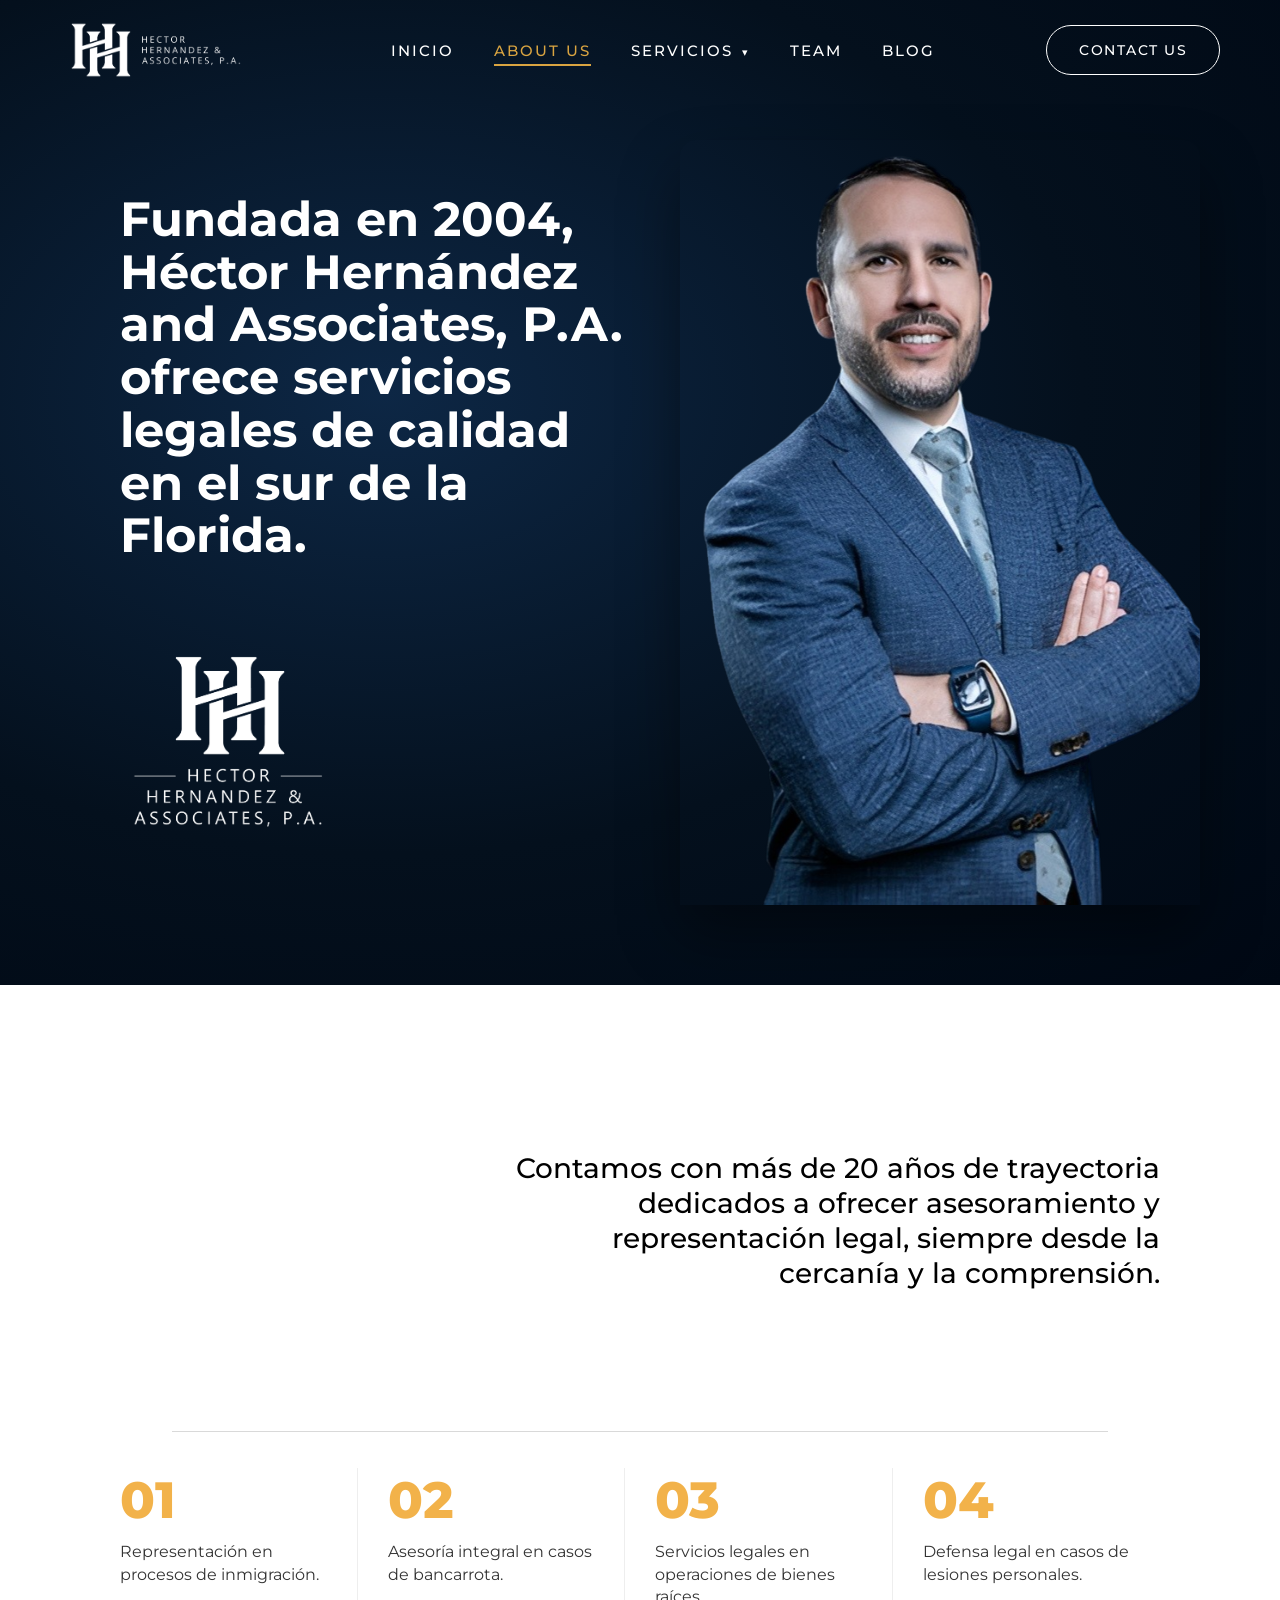
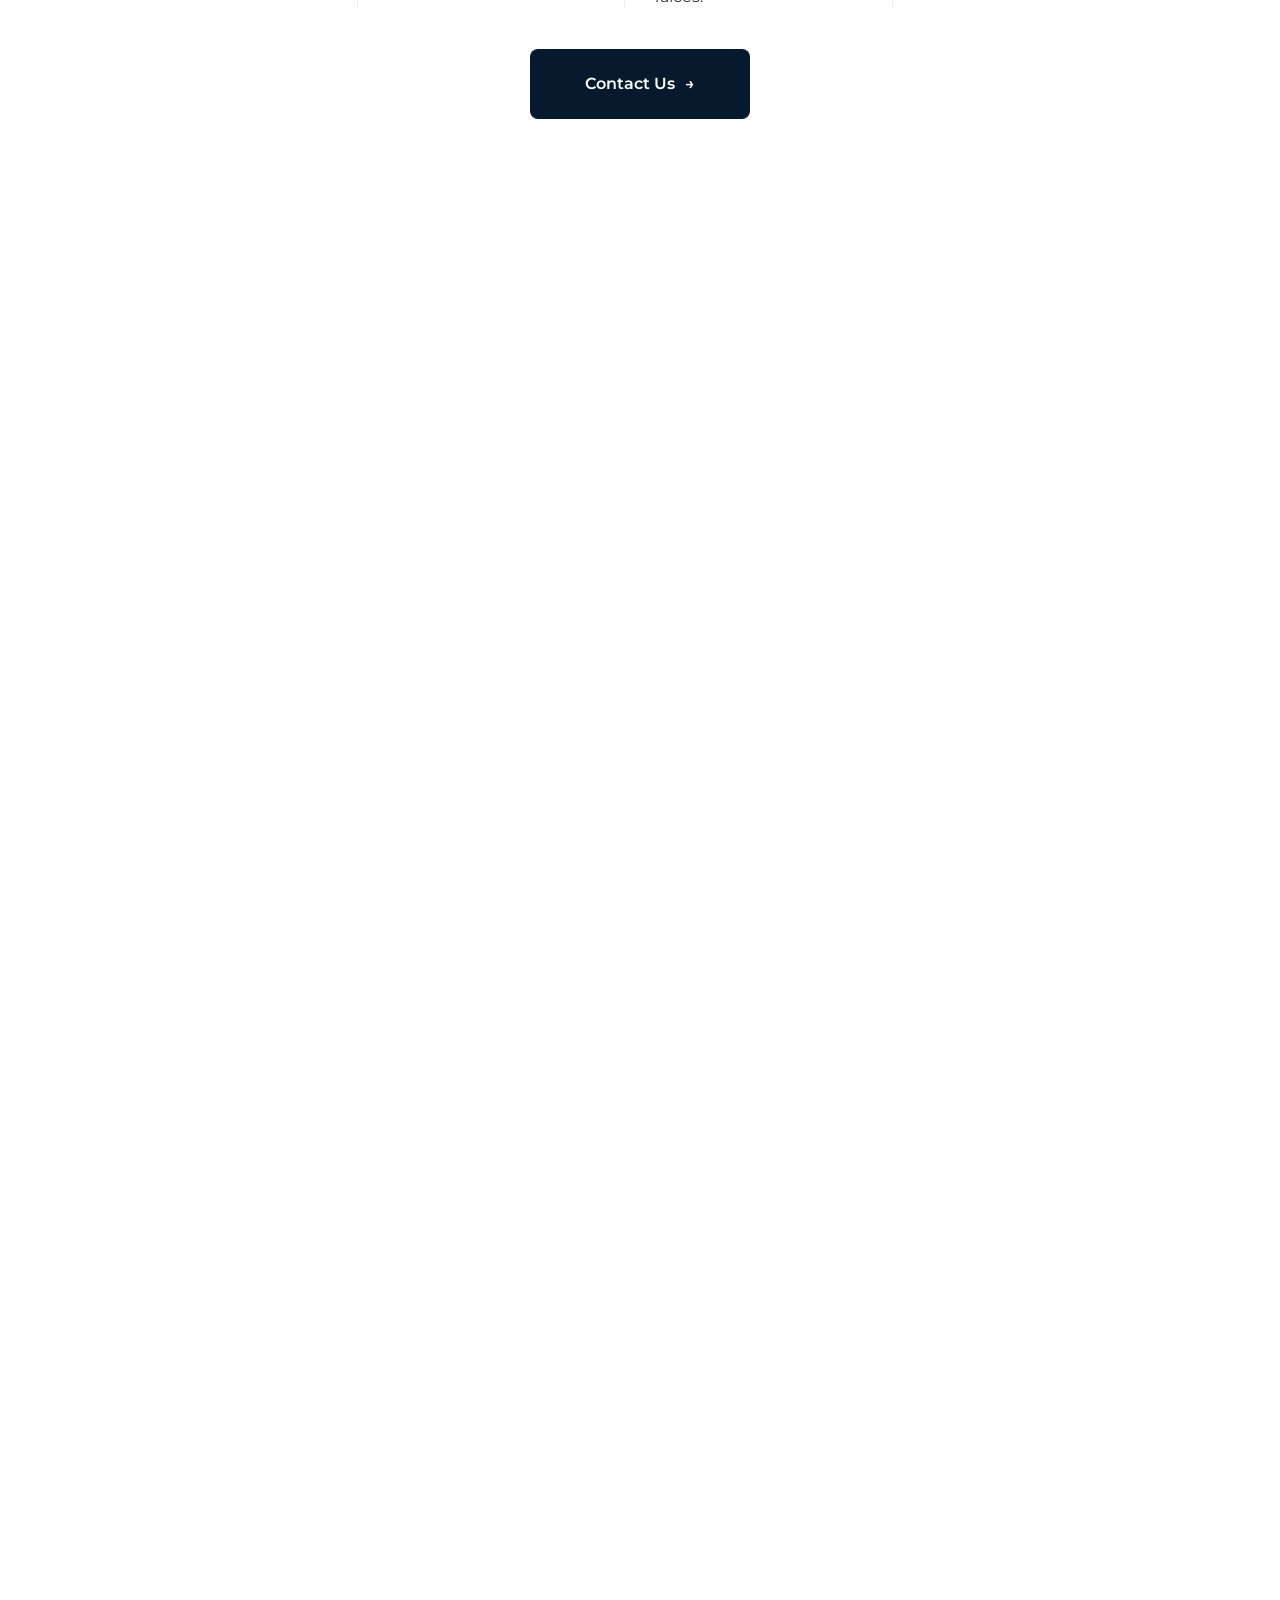
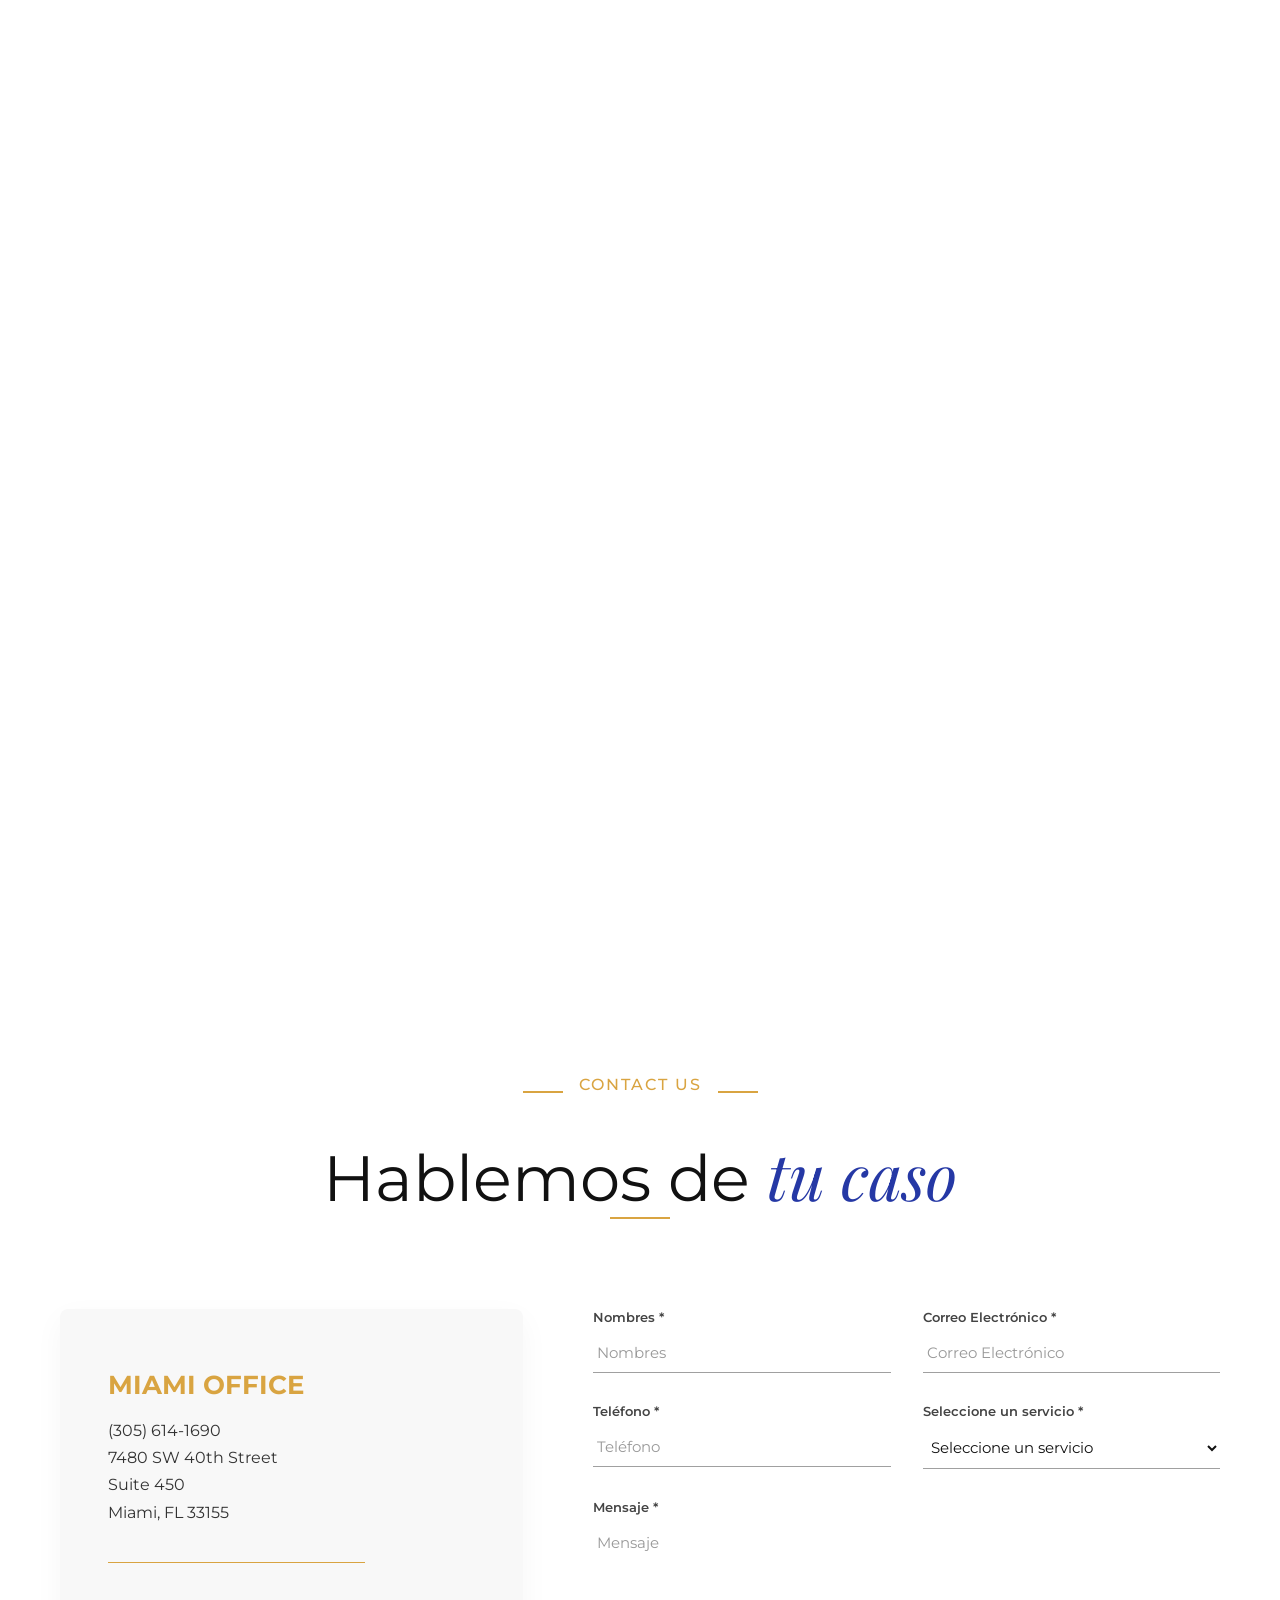
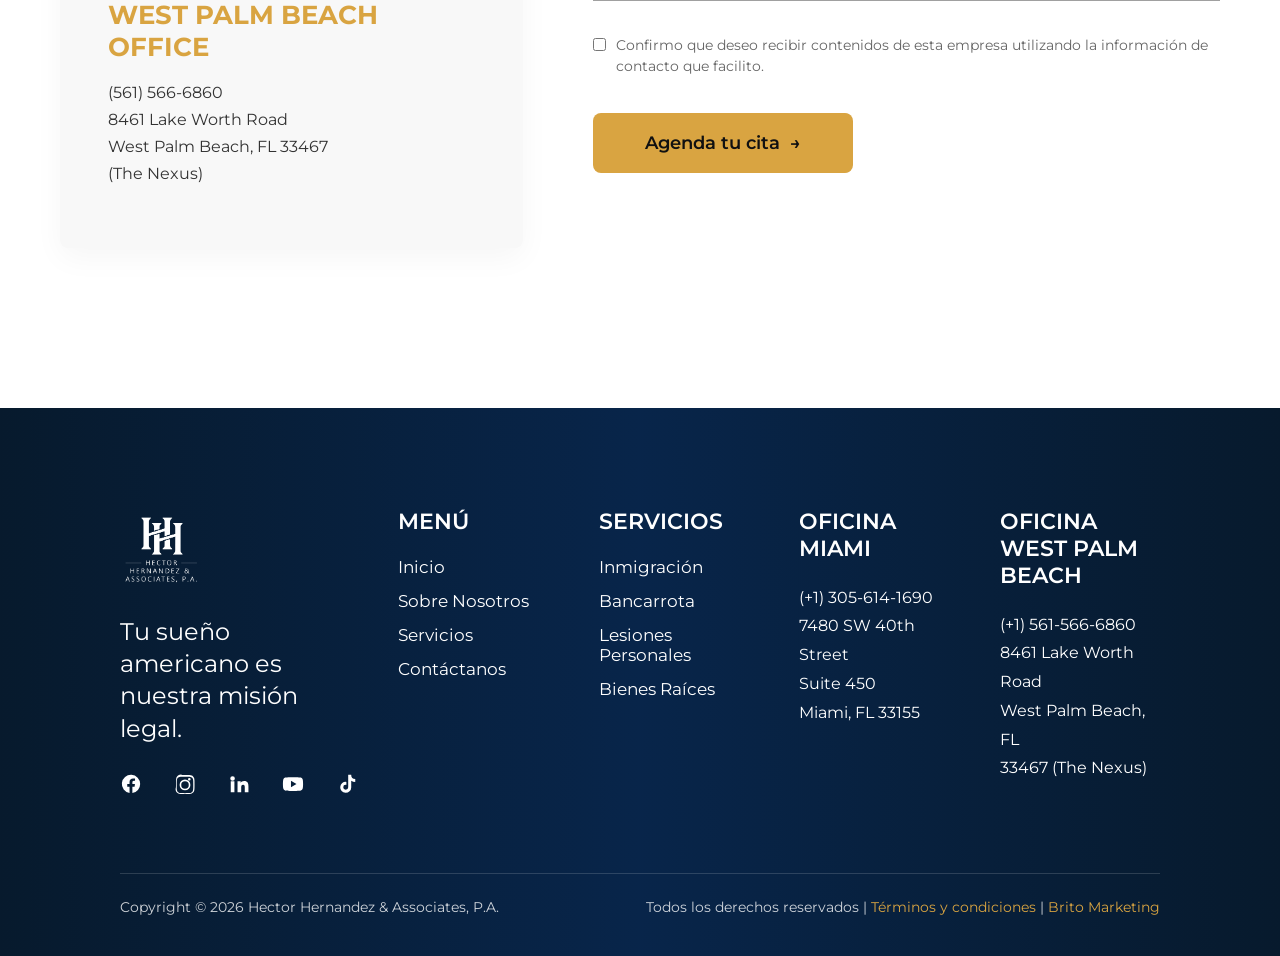
<file: about.html>
<!DOCTYPE html>
<html lang="es">
<head>
<meta charset="UTF-8">
<meta name="viewport" content="width=device-width, initial-scale=1.0">
<link rel="icon" type="image/png" href="img/logo/lettermark.png">
<title>About Us | Hector Hernandez & Associates, P.A.</title>
<link rel="preconnect" href="https://fonts.googleapis.com">
<link rel="preconnect" href="https://fonts.gstatic.com" crossorigin>
<link href="https://fonts.googleapis.com/css2?family=Montserrat:ital,wght@0,400;0,500;0,600;0,700;0,800;0,900;1,400&family=Cormorant+Garamond:wght@300;400&family=Playfair+Display:ital@1&display=swap" rel="stylesheet">
<link rel="stylesheet" href="styles.css">
</head>
<body>

<div id="preloader"></div>

<!-- ============ HEADER ============ -->
<header id="site-header">
  <div class="header-inner">
    <div class="header-logo">
      <img src="img/logo/horizontal-blanco.png" alt="Hector Hernandez & Associates, P.A." class="logo-full">
    </div>
    <nav class="header-menu">
      <a href="index.html">Inicio</a>
      <a href="about.html" class="active">About Us</a>
      <div class="menu-dropdown">
        <a href="services.html?service=inmigracion" id="nav-services-link">Servicios <span class="caret">▾</span></a>
        <div class="dropdown-panel">
          <a href="services.html?service=inmigracion">Inmigración</a>
          <a href="services.html?service=bancarrota">Bancarrota</a>
          <a href="services.html?service=lesiones-personales">Lesiones Personales</a>
          <a href="services.html?service=bienes-raices">Bienes Raíces</a>
        </div>
      </div>
      <a href="index.html#team">Team</a>
      <a href="blog.html">Blog</a>
    </nav>
    <a href="contact.html" class="btn-contact-us">Contact Us</a>
    <button id="mobile-toggle" aria-label="Menú"><span></span><span></span><span></span></button>
  </div>
  <div id="mobile-menu">
    <a href="index.html">Inicio</a>
    <a href="about.html">About Us</a>
    <a href="services.html?service=inmigracion">Servicios</a>
    <a href="index.html#team">Team</a>
    <a href="blog.html">Blog</a>
    <a href="contact.html" class="btn-contact-us">Contact Us</a>
  </div>
</header>

<!-- ============ HERO — FUNDADOR ============ -->
<section class="founder-hero">
  <div class="founder-hero-inner">
    <div class="founder-text reveal-fade-up">
      <p class="founder-message">Fundada en 2004, Héctor Hernández and Associates, P.A.<br>ofrece servicios legales de calidad en el sur de la Florida.</p>
      <div class="founder-logo">
        <img src="img/logo/variable-compacto-bl.png" alt="Hector Hernandez & Associates, P.A." class="founder-logo-img">
      </div>
    </div>
    <div class="founder-photo-wrap">
      <img src="img/fundador_aboutus.png" alt="Hector Hernandez, Abogado Fundador" class="founder-photo">
    </div>
  </div>
</section>

<!-- ============ KINETIC TYPOGRAPHY: DEFENDEMOS TUS DERECHOS ============ -->
<section id="kinetic-wrapper">
  <div id="kinetic-sticky">
    <p class="kinetic-institutional reveal-fade-up">Contamos con más de 20 años de trayectoria dedicados a ofrecer asesoramiento y representación legal, siempre desde la cercanía y la comprensión.</p>

    <div class="kinetic-headline">
      <span class="kinetic-word" id="kinetic-word-1">DEFENDEMOS</span>
      <span class="kinetic-word" id="kinetic-word-2">TUS DERECHOS.</span>
    </div>

    <div class="kinetic-divider"></div>

    <div class="practice-grid">
      <div class="practice-item" data-delay="0">
        <span class="practice-number">01</span>
        <p class="practice-text">Representación en procesos de inmigración.</p>
      </div>
      <div class="practice-item" data-delay="0.15">
        <span class="practice-number">02</span>
        <p class="practice-text">Asesoría integral en casos de bancarrota.</p>
      </div>
      <div class="practice-item" data-delay="0.3">
        <span class="practice-number">03</span>
        <p class="practice-text">Servicios legales en operaciones de bienes raíces.</p>
      </div>
      <div class="practice-item" data-delay="0.45">
        <span class="practice-number">04</span>
        <p class="practice-text">Defensa legal en casos de lesiones personales.</p>
      </div>
    </div>

    <a href="contact.html" class="btn-contact-dark">Contact Us <span class="arrow">→</span></a>
  </div>
</section>

<!-- ============ CONTACT US (compacta) ============ -->
<section id="contact" class="contact-section">
  <div class="contact-header">
    <div class="contact-eyebrow-row">
      <span class="deco-line-h short"></span>
      <span class="section-eyebrow gold">CONTACT US</span>
      <span class="deco-line-h short"></span>
    </div>
    <h2 class="contact-title">Hablemos de <span class="italic-blue">tu caso</span></h2>
    <div class="deco-line" style="width:60px;"></div>
  </div>

  <div class="contact-layout">
    <div class="contact-offices reveal-left">
      <div class="office-block">
        <h3 class="office-title">MIAMI OFFICE</h3>
        <p class="office-info">(305) 614-1690<br>7480 SW 40th Street<br>Suite 450<br>Miami, FL 33155</p>
      </div>
      <div class="office-separator"></div>
      <div class="office-block">
        <h3 class="office-title">WEST PALM BEACH OFFICE</h3>
        <p class="office-info">(561) 566-6860<br>8461 Lake Worth Road<br>West Palm Beach, FL 33467<br>(The Nexus)</p>
      </div>
    </div>

    <form class="contact-form reveal-right" onsubmit="return false;">
      <div class="form-row">
        <div class="form-field"><label>Nombres *</label><input type="text" placeholder="Nombres" required></div>
        <div class="form-field"><label>Correo Electrónico *</label><input type="email" placeholder="Correo Electrónico" required></div>
      </div>
      <div class="form-row">
        <div class="form-field"><label>Teléfono *</label><input type="tel" placeholder="Teléfono" required></div>
        <div class="form-field">
          <label>Seleccione un servicio *</label>
          <select required>
            <option value="" disabled selected>Seleccione un servicio</option>
            <option>Inmigración</option><option>Bancarrota</option><option>Lesiones Personales</option><option>Bienes Raíces</option>
          </select>
        </div>
      </div>
      <div class="form-row"><div class="form-field full"><label>Mensaje *</label><textarea placeholder="Mensaje" rows="3" required></textarea></div></div>
      <label class="checkbox-row"><input type="checkbox"><span>Confirmo que deseo recibir contenidos de esta empresa utilizando la información de contacto que facilito.</span></label>
      <button type="submit" class="btn-schedule">Agenda tu cita <span class="arrow">→</span></button>
    </form>
  </div>
</section>

<!-- ============ FOOTER ============ -->
<footer id="site-footer" class="reveal-fade-up">
  <div class="footer-inner">
    <div class="footer-col footer-brand">
      <div class="footer-hh"><img src="img/logo/variable-compacto-bl.png" alt="Hector Hernandez & Associates, P.A." class="footer-logo-img"></div>
      <p class="footer-tagline">Tu sueño americano es<br>nuestra misión legal.</p>
      <div class="footer-social">
        <a href="https://www.facebook.com/HectorHernandezAndAssociates" target="_blank" rel="noopener" aria-label="Facebook"><svg viewBox="0 0 24 24" width="22" height="22" fill="currentColor"><path d="M22 12a10 10 0 1 0-11.6 9.9v-7H7.9V12h2.5V9.8c0-2.5 1.5-3.9 3.8-3.9 1.1 0 2.2.2 2.2.2v2.4h-1.3c-1.2 0-1.6.8-1.6 1.6V12h2.8l-.4 2.9h-2.4v7A10 10 0 0 0 22 12z"/></svg></a>
        <a href="https://www.instagram.com/hha_law/" target="_blank" rel="noopener" aria-label="Instagram"><svg viewBox="0 0 24 24" width="22" height="22" fill="currentColor"><path d="M12 2.2c3.2 0 3.6 0 4.9.1 1.2.1 2 .3 2.4.5.6.2 1 .5 1.5 1 .5.5.7.9 1 1.5.2.4.4 1.2.5 2.4.1 1.3.1 1.7.1 4.9s0 3.6-.1 4.9c-.1 1.2-.3 2-.5 2.4-.2.6-.5 1-1 1.5-.5.5-.9.7-1.5 1-.4.2-1.2.4-2.4.5-1.3.1-1.7.1-4.9.1s-3.6 0-4.9-.1c-1.2-.1-2-.3-2.4-.5-.6-.2-1-.5-1.5-1-.5-.5-.7-.9-1-1.5-.2-.4-.4-1.2-.5-2.4C2.2 15.6 2.2 15.2 2.2 12s0-3.6.1-4.9c.1-1.2.3-2 .5-2.4.2-.6.5-1 1-1.5.5-.5.9-.7 1.5-1 .4-.2 1.2-.4 2.4-.5C8.4 2.2 8.8 2.2 12 2.2zm0 1.8c-3.1 0-3.5 0-4.8.1-1 .1-1.5.2-1.9.4-.5.2-.8.4-1.1.7-.3.3-.5.6-.7 1.1-.1.4-.3.9-.4 1.9-.1 1.3-.1 1.7-.1 4.8s0 3.5.1 4.8c.1 1 .2 1.5.4 1.9.2.5.4.8.7 1.1.3.3.6.5 1.1.7.4.1.9.3 1.9.4 1.3.1 1.7.1 4.8.1s3.5 0 4.8-.1c1-.1 1.5-.2 1.9-.4.5-.2.8-.4 1.1-.7.3-.3.5-.6.7-1.1.1-.4.3-.9.4-1.9.1-1.3.1-1.7.1-4.8s0-3.5-.1-4.8c-.1-1-.2-1.5-.4-1.9-.2-.5-.4-.8-.7-1.1-.3-.3-.6-.5-1.1-.7-.4-.1-.9-.3-1.9-.4-1.3-.1-1.7-.1-4.8-.1zm0 3.1a5.9 5.9 0 1 1 0 11.8 5.9 5.9 0 0 1 0-11.8zm0 1.8a4.1 4.1 0 1 0 0 8.2 4.1 4.1 0 0 0 0-8.2zm6.1-2a1.4 1.4 0 1 1-2.8 0 1.4 1.4 0 0 1 2.8 0z"/></svg></a>
        <a href="https://www.linkedin.com/company/hhalawfirm/" target="_blank" rel="noopener" aria-label="LinkedIn"><svg viewBox="0 0 24 24" width="22" height="22" fill="currentColor"><path d="M4.98 3.5a2.5 2.5 0 1 1 0 5 2.5 2.5 0 0 1 0-5zM3 9h4v12H3V9zm7 0h3.8v1.7h.1c.5-.9 1.8-1.9 3.7-1.9 4 0 4.7 2.6 4.7 6V21h-4v-5.3c0-1.3 0-3-1.8-3s-2.1 1.4-2.1 2.9V21h-4V9z"/></svg></a>
        <a href="https://www.youtube.com/@hectorhernandezassociates/shorts" target="_blank" rel="noopener" aria-label="YouTube"><svg viewBox="0 0 24 24" width="22" height="22" fill="currentColor"><path d="M23 12s0-3.4-.4-5a2.9 2.9 0 0 0-2-2C18.9 4.5 12 4.5 12 4.5s-6.9 0-8.6.5a2.9 2.9 0 0 0-2 2C1 8.6 1 12 1 12s0 3.4.4 5a2.9 2.9 0 0 0 2 2c1.7.5 8.6.5 8.6.5s6.9 0 8.6-.5a2.9 2.9 0 0 0 2-2c.4-1.6.4-5 .4-5zM9.8 15.5v-7l6 3.5-6 3.5z"/></svg></a>
        <a href="https://www.tiktok.com/@hhalawfirm?_r=1&_t=ZP-94kEILWHU1H" target="_blank" rel="noopener" aria-label="TikTok"><svg viewBox="0 0 24 24" width="22" height="22" fill="currentColor"><path d="M16.6 2h-3.3v13.6a2.7 2.7 0 1 1-2.7-2.7c.2 0 .5 0 .7.1v-3.3a6 6 0 1 0 5.3 6V8.4a7.7 7.7 0 0 0 4.4 1.4V6.5a4.4 4.4 0 0 1-4.4-4.4z"/></svg></a>
      </div>
    </div>
    <div class="footer-col">
      <h4 class="footer-col-title">MENÚ</h4>
      <a href="index.html">Inicio</a><a href="about.html">Sobre Nosotros</a><a href="services.html?service=inmigracion">Servicios</a><a href="contact.html">Contáctanos</a>
    </div>
    <div class="footer-col">
      <h4 class="footer-col-title">SERVICIOS</h4>
      <a href="services.html?service=inmigracion">Inmigración</a><a href="services.html?service=bancarrota">Bancarrota</a><a href="services.html?service=lesiones-personales">Lesiones Personales</a><a href="services.html?service=bienes-raices">Bienes Raíces</a>
    </div>
    <div class="footer-col">
      <h4 class="footer-col-title">OFICINA MIAMI</h4>
      <p class="footer-office-info">(+1) 305-614-1690<br>7480 SW 40th Street<br>Suite 450<br>Miami, FL 33155</p>
    </div>
    <div class="footer-col">
      <h4 class="footer-col-title">OFICINA WEST PALM BEACH</h4>
      <p class="footer-office-info">(+1) 561-566-6860<br>8461 Lake Worth Road<br>West Palm Beach, FL<br>33467 (The Nexus)</p>
    </div>
  </div>
  <div class="footer-divider"></div>
  <div class="footer-legal">
    <span>Copyright © 2026 Hector Hernandez &amp; Associates, P.A.</span>
    <span class="footer-legal-right">Todos los derechos reservados | <a href="#">Términos y condiciones</a> | <a href="#">Brito Marketing</a></span>
  </div>
</footer>

<script src="common.js"></script>
<script src="about.js"></script>
</body>
</html>
</file>
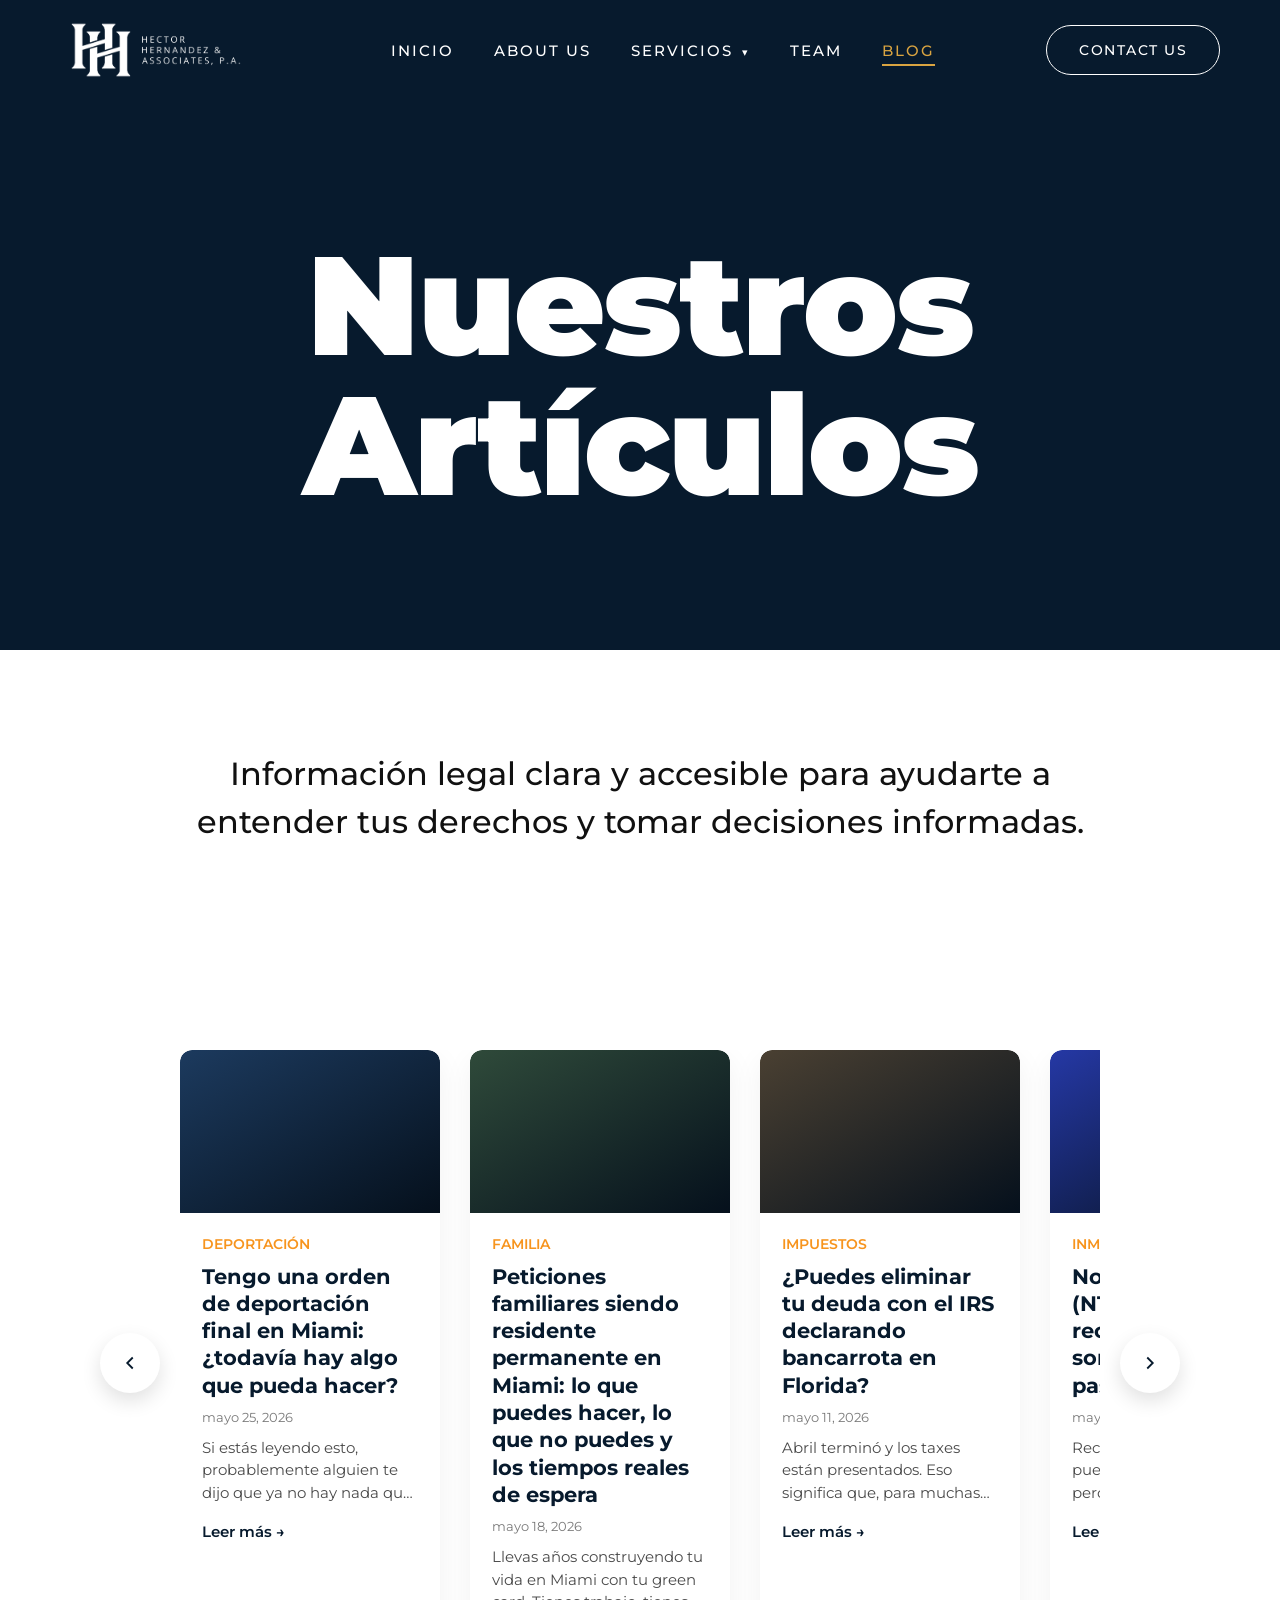
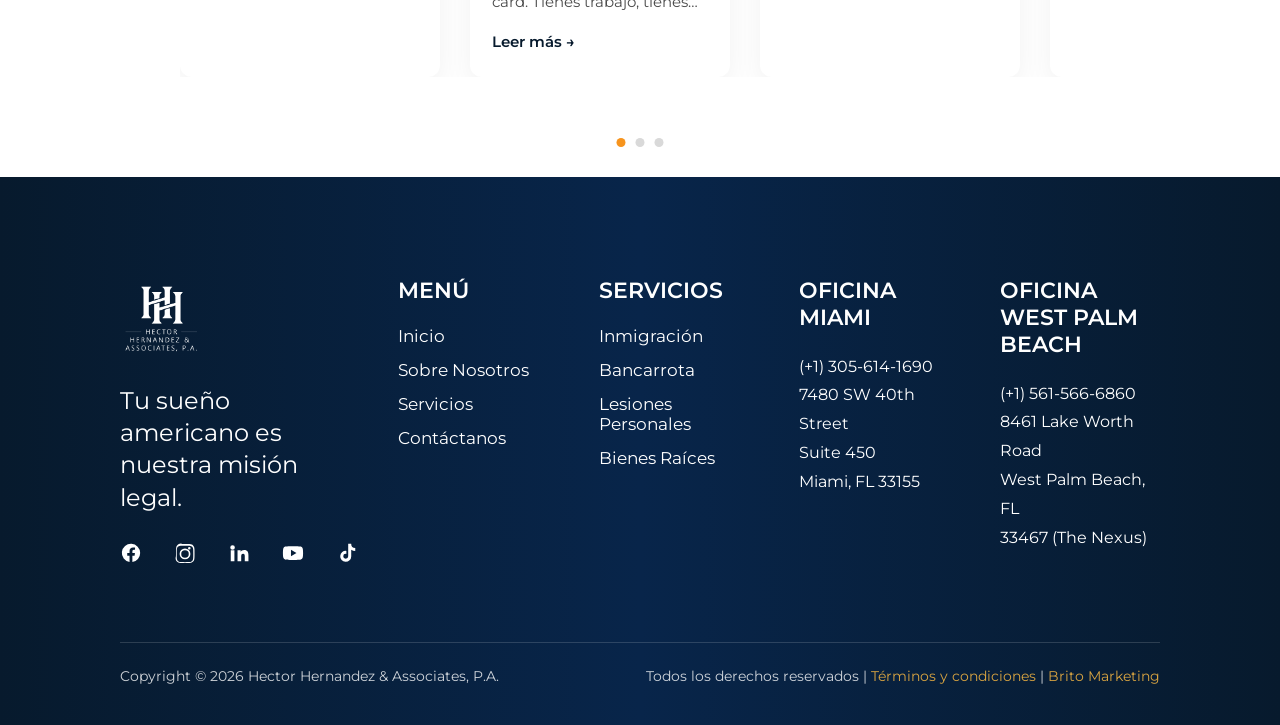
<file: blog.html>
<!DOCTYPE html>
<html lang="es">
<head>
<meta charset="UTF-8">
<meta name="viewport" content="width=device-width, initial-scale=1.0">
<link rel="icon" type="image/png" href="img/logo/lettermark.png">
<title>Blog | Hector Hernandez & Associates, P.A.</title>
<link rel="preconnect" href="https://fonts.googleapis.com">
<link rel="preconnect" href="https://fonts.gstatic.com" crossorigin>
<link href="https://fonts.googleapis.com/css2?family=Montserrat:ital,wght@0,400;0,500;0,600;0,700;0,800;0,900;1,400&family=Cormorant+Garamond:wght@300;400&family=Playfair+Display:ital@1&display=swap" rel="stylesheet">
<link rel="stylesheet" href="styles.css">
</head>
<body>

<div id="preloader"></div>

<header id="site-header">
  <div class="header-inner">
    <div class="header-logo"><img src="img/logo/horizontal-blanco.png" alt="Hector Hernandez & Associates, P.A." class="logo-full"></div>
    <nav class="header-menu">
      <a href="index.html">Inicio</a>
      <a href="about.html">About Us</a>
      <div class="menu-dropdown">
        <a href="services.html?service=inmigracion" id="nav-services-link">Servicios <span class="caret">▾</span></a>
        <div class="dropdown-panel">
          <a href="services.html?service=inmigracion">Inmigración</a>
          <a href="services.html?service=bancarrota">Bancarrota</a>
          <a href="services.html?service=lesiones-personales">Lesiones Personales</a>
          <a href="services.html?service=bienes-raices">Bienes Raíces</a>
        </div>
      </div>
      <a href="index.html#team">Team</a>
      <a href="blog.html" class="active">Blog</a>
    </nav>
    <a href="contact.html" class="btn-contact-us">Contact Us</a>
    <button id="mobile-toggle" aria-label="Menú"><span></span><span></span><span></span></button>
  </div>
  <div id="mobile-menu">
    <a href="index.html">Inicio</a>
    <a href="about.html">About Us</a>
    <a href="services.html?service=inmigracion">Servicios</a>
    <a href="index.html#team">Team</a>
    <a href="blog.html">Blog</a>
    <a href="contact.html" class="btn-contact-us">Contact Us</a>
  </div>
</header>

<!-- ============ BLOG HERO ============ -->
<section class="blog-hero">
  <div class="blog-hero-top">
    <h1 class="blog-hero-title reveal-fade-up">Nuestros Artículos</h1>
  </div>
  <div class="blog-hero-bottom">
    <p class="blog-hero-desc reveal-fade-up" data-delay="0.5">Información legal clara y accesible para ayudarte a entender tus derechos y tomar decisiones informadas.</p>
    <div class="blog-hero-line reveal-scalex" data-delay="0.9"></div>
  </div>
</section>

<!-- ============ CARRUSEL DE ARTÍCULOS ============ -->
<section class="blog-carousel-section">
  <button class="carousel-arrow carousel-arrow-left" id="carousel-prev" aria-label="Anterior">
    <svg viewBox="0 0 24 24" width="22" height="22" fill="none" stroke="currentColor" stroke-width="2"><path d="M15 18l-6-6 6-6"/></svg>
  </button>

  <div class="carousel-track-wrap">
    <div class="carousel-track" id="carousel-track">
      <!-- Cards injected by blog.js -->
    </div>
  </div>

  <button class="carousel-arrow carousel-arrow-right" id="carousel-next" aria-label="Siguiente">
    <svg viewBox="0 0 24 24" width="22" height="22" fill="none" stroke="currentColor" stroke-width="2"><path d="M9 18l6-6-6-6"/></svg>
  </button>

  <div class="carousel-dots" id="carousel-dots"></div>
</section>

<!-- ============ FOOTER ============ -->
<footer id="site-footer" class="reveal-fade-up">
  <div class="footer-inner">
    <div class="footer-col footer-brand">
      <div class="footer-hh"><img src="img/logo/variable-compacto-bl.png" alt="Hector Hernandez & Associates, P.A." class="footer-logo-img"></div>
      <p class="footer-tagline">Tu sueño americano es<br>nuestra misión legal.</p>
      <div class="footer-social">
        <a href="https://www.facebook.com/HectorHernandezAndAssociates" target="_blank" rel="noopener" aria-label="Facebook"><svg viewBox="0 0 24 24" width="22" height="22" fill="currentColor"><path d="M22 12a10 10 0 1 0-11.6 9.9v-7H7.9V12h2.5V9.8c0-2.5 1.5-3.9 3.8-3.9 1.1 0 2.2.2 2.2.2v2.4h-1.3c-1.2 0-1.6.8-1.6 1.6V12h2.8l-.4 2.9h-2.4v7A10 10 0 0 0 22 12z"/></svg></a>
        <a href="https://www.instagram.com/hha_law/" target="_blank" rel="noopener" aria-label="Instagram"><svg viewBox="0 0 24 24" width="22" height="22" fill="currentColor"><path d="M12 2.2c3.2 0 3.6 0 4.9.1 1.2.1 2 .3 2.4.5.6.2 1 .5 1.5 1 .5.5.7.9 1 1.5.2.4.4 1.2.5 2.4.1 1.3.1 1.7.1 4.9s0 3.6-.1 4.9c-.1 1.2-.3 2-.5 2.4-.2.6-.5 1-1 1.5-.5.5-.9.7-1.5 1-.4.2-1.2.4-2.4.5-1.3.1-1.7.1-4.9.1s-3.6 0-4.9-.1c-1.2-.1-2-.3-2.4-.5-.6-.2-1-.5-1.5-1-.5-.5-.7-.9-1-1.5-.2-.4-.4-1.2-.5-2.4C2.2 15.6 2.2 15.2 2.2 12s0-3.6.1-4.9c.1-1.2.3-2 .5-2.4.2-.6.5-1 1-1.5.5-.5.9-.7 1.5-1 .4-.2 1.2-.4 2.4-.5C8.4 2.2 8.8 2.2 12 2.2zm0 1.8c-3.1 0-3.5 0-4.8.1-1 .1-1.5.2-1.9.4-.5.2-.8.4-1.1.7-.3.3-.5.6-.7 1.1-.1.4-.3.9-.4 1.9-.1 1.3-.1 1.7-.1 4.8s0 3.5.1 4.8c.1 1 .2 1.5.4 1.9.2.5.4.8.7 1.1.3.3.6.5 1.1.7.4.1.9.3 1.9.4 1.3.1 1.7.1 4.8.1s3.5 0 4.8-.1c1-.1 1.5-.2 1.9-.4.5-.2.8-.4 1.1-.7.3-.3.5-.6.7-1.1.1-.4.3-.9.4-1.9.1-1.3.1-1.7.1-4.8s0-3.5-.1-4.8c-.1-1-.2-1.5-.4-1.9-.2-.5-.4-.8-.7-1.1-.3-.3-.6-.5-1.1-.7-.4-.1-.9-.3-1.9-.4-1.3-.1-1.7-.1-4.8-.1zm0 3.1a5.9 5.9 0 1 1 0 11.8 5.9 5.9 0 0 1 0-11.8zm0 1.8a4.1 4.1 0 1 0 0 8.2 4.1 4.1 0 0 0 0-8.2zm6.1-2a1.4 1.4 0 1 1-2.8 0 1.4 1.4 0 0 1 2.8 0z"/></svg></a>
        <a href="https://www.linkedin.com/company/hhalawfirm/" target="_blank" rel="noopener" aria-label="LinkedIn"><svg viewBox="0 0 24 24" width="22" height="22" fill="currentColor"><path d="M4.98 3.5a2.5 2.5 0 1 1 0 5 2.5 2.5 0 0 1 0-5zM3 9h4v12H3V9zm7 0h3.8v1.7h.1c.5-.9 1.8-1.9 3.7-1.9 4 0 4.7 2.6 4.7 6V21h-4v-5.3c0-1.3 0-3-1.8-3s-2.1 1.4-2.1 2.9V21h-4V9z"/></svg></a>
        <a href="https://www.youtube.com/@hectorhernandezassociates/shorts" target="_blank" rel="noopener" aria-label="YouTube"><svg viewBox="0 0 24 24" width="22" height="22" fill="currentColor"><path d="M23 12s0-3.4-.4-5a2.9 2.9 0 0 0-2-2C18.9 4.5 12 4.5 12 4.5s-6.9 0-8.6.5a2.9 2.9 0 0 0-2 2C1 8.6 1 12 1 12s0 3.4.4 5a2.9 2.9 0 0 0 2 2c1.7.5 8.6.5 8.6.5s6.9 0 8.6-.5a2.9 2.9 0 0 0 2-2c.4-1.6.4-5 .4-5zM9.8 15.5v-7l6 3.5-6 3.5z"/></svg></a>
        <a href="https://www.tiktok.com/@hhalawfirm?_r=1&_t=ZP-94kEILWHU1H" target="_blank" rel="noopener" aria-label="TikTok"><svg viewBox="0 0 24 24" width="22" height="22" fill="currentColor"><path d="M16.6 2h-3.3v13.6a2.7 2.7 0 1 1-2.7-2.7c.2 0 .5 0 .7.1v-3.3a6 6 0 1 0 5.3 6V8.4a7.7 7.7 0 0 0 4.4 1.4V6.5a4.4 4.4 0 0 1-4.4-4.4z"/></svg></a>
      </div>
    </div>
    <div class="footer-col"><h4 class="footer-col-title">MENÚ</h4><a href="index.html">Inicio</a><a href="about.html">Sobre Nosotros</a><a href="services.html?service=inmigracion">Servicios</a><a href="contact.html">Contáctanos</a></div>
    <div class="footer-col"><h4 class="footer-col-title">SERVICIOS</h4><a href="services.html?service=inmigracion">Inmigración</a><a href="services.html?service=bancarrota">Bancarrota</a><a href="services.html?service=lesiones-personales">Lesiones Personales</a><a href="services.html?service=bienes-raices">Bienes Raíces</a></div>
    <div class="footer-col"><h4 class="footer-col-title">OFICINA MIAMI</h4><p class="footer-office-info">(+1) 305-614-1690<br>7480 SW 40th Street<br>Suite 450<br>Miami, FL 33155</p></div>
    <div class="footer-col"><h4 class="footer-col-title">OFICINA WEST PALM BEACH</h4><p class="footer-office-info">(+1) 561-566-6860<br>8461 Lake Worth Road<br>West Palm Beach, FL<br>33467 (The Nexus)</p></div>
  </div>
  <div class="footer-divider"></div>
  <div class="footer-legal">
    <span>Copyright © 2026 Hector Hernandez &amp; Associates, P.A.</span>
    <span class="footer-legal-right">Todos los derechos reservados | <a href="#">Términos y condiciones</a> | <a href="#">Brito Marketing</a></span>
  </div>
</footer>

<script src="common.js"></script>
<script src="blog.js"></script>
</body>
</html>
</file>
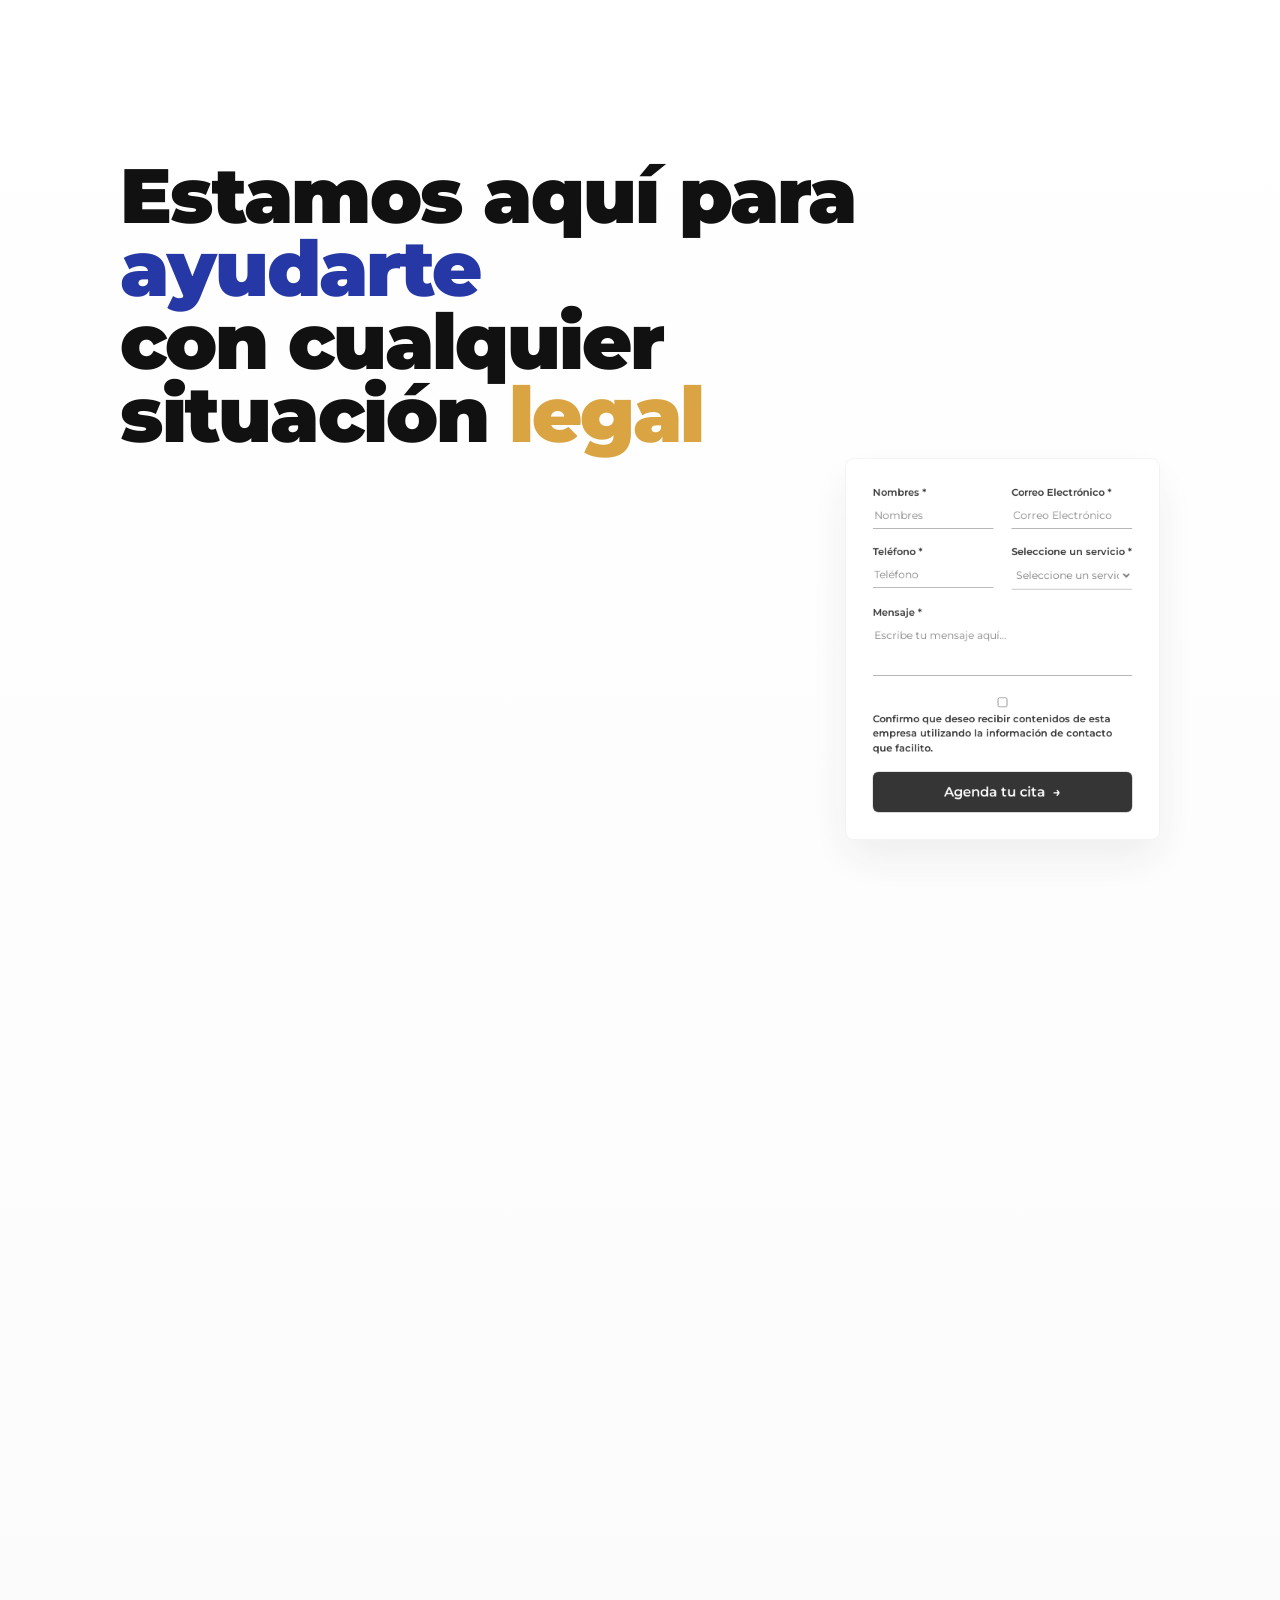
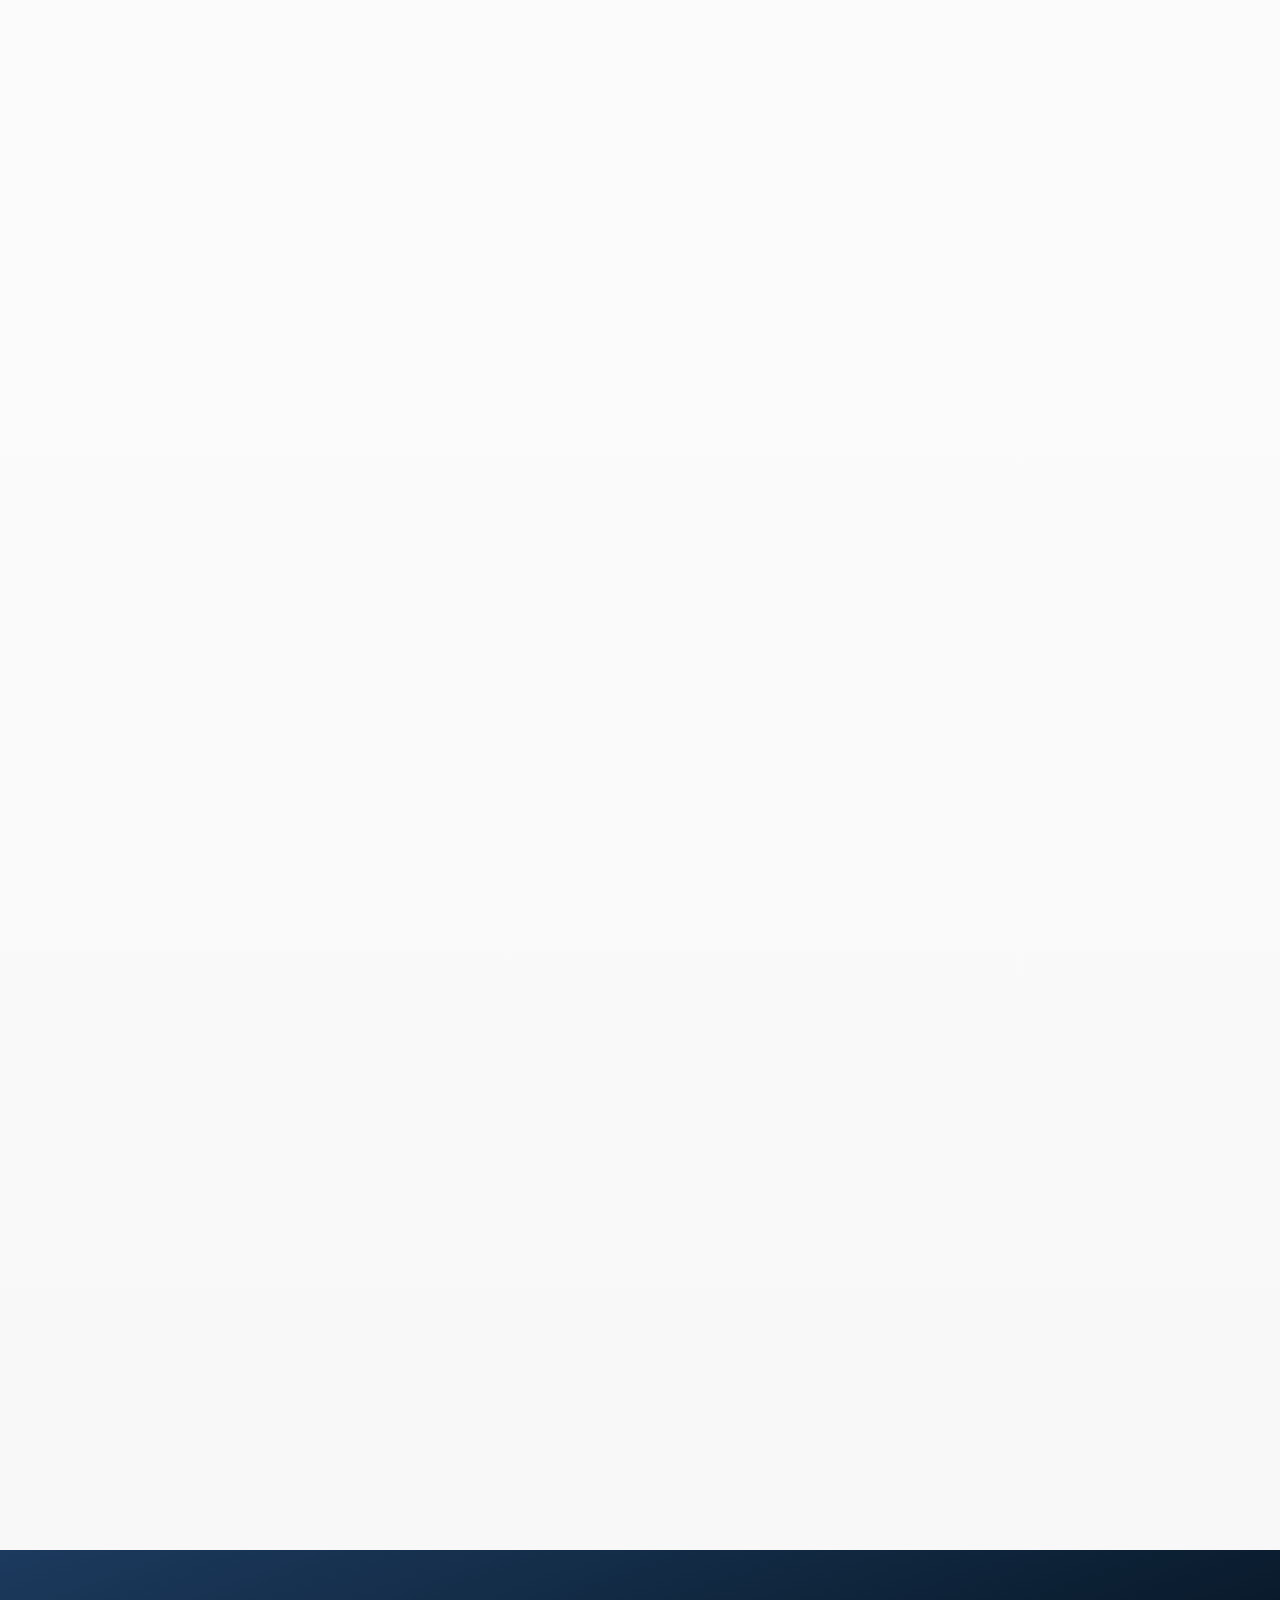
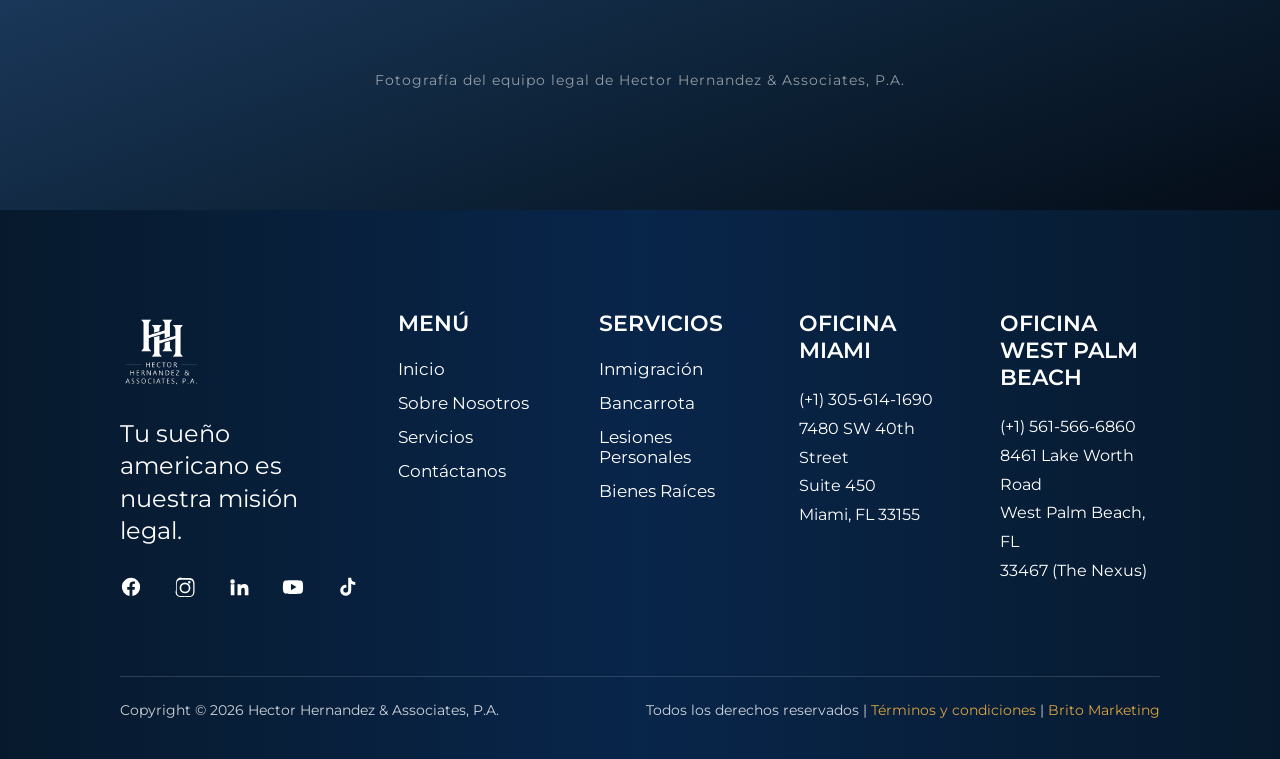
<file: contact.html>
<!DOCTYPE html>
<html lang="es">
<head>
<meta charset="UTF-8">
<meta name="viewport" content="width=device-width, initial-scale=1.0">
<link rel="icon" type="image/png" href="img/logo/lettermark.png">
<title>Contact Us | Hector Hernandez & Associates, P.A.</title>
<link rel="preconnect" href="https://fonts.googleapis.com">
<link rel="preconnect" href="https://fonts.gstatic.com" crossorigin>
<link href="https://fonts.googleapis.com/css2?family=Montserrat:ital,wght@0,400;0,500;0,600;0,700;0,800;0,900;1,400&family=Cormorant+Garamond:wght@300;400&family=Playfair+Display:ital@1&display=swap" rel="stylesheet">
<link rel="stylesheet" href="styles.css">
</head>
<body>

<div id="preloader"></div>

<header id="site-header">
  <div class="header-inner">
    <div class="header-logo"><img src="img/logo/horizontal-blanco.png" alt="Hector Hernandez & Associates, P.A." class="logo-full"></div>
    <nav class="header-menu">
      <a href="index.html">Inicio</a>
      <a href="about.html">About Us</a>
      <div class="menu-dropdown">
        <a href="services.html?service=inmigracion" id="nav-services-link">Servicios <span class="caret">▾</span></a>
        <div class="dropdown-panel">
          <a href="services.html?service=inmigracion">Inmigración</a>
          <a href="services.html?service=bancarrota">Bancarrota</a>
          <a href="services.html?service=lesiones-personales">Lesiones Personales</a>
          <a href="services.html?service=bienes-raices">Bienes Raíces</a>
        </div>
      </div>
      <a href="index.html#team">Team</a>
      <a href="blog.html">Blog</a>
    </nav>
    <a href="contact.html" class="btn-contact-us active">Contact Us</a>
    <button id="mobile-toggle" aria-label="Menú"><span></span><span></span><span></span></button>
  </div>
  <div id="mobile-menu">
    <a href="index.html">Inicio</a>
    <a href="about.html">About Us</a>
    <a href="services.html?service=inmigracion">Servicios</a>
    <a href="index.html#team">Team</a>
    <a href="blog.html">Blog</a>
    <a href="contact.html" class="btn-contact-us">Contact Us</a>
  </div>
</header>

<!-- ============ CONTACT HERO: TITULAR + FORMULARIO EXPANSIVO ============ -->
<section id="contact-hero-wrapper">
  <div id="contact-hero-sticky">
    <h1 class="contact-mega-title" id="contact-mega-title">
      Estamos aquí para <span class="hl-blue">ayudarte</span><br>
      con cualquier situación <span class="hl-gold">legal</span>
    </h1>

    <div class="contact-float-form" id="contact-float-form">
      <form onsubmit="return false;">
        <div class="cff-row">
          <div class="cff-field"><label>Nombres *</label><input type="text" placeholder="Nombres" required></div>
          <div class="cff-field"><label>Correo Electrónico *</label><input type="email" placeholder="Correo Electrónico" required></div>
        </div>
        <div class="cff-row">
          <div class="cff-field"><label>Teléfono *</label><input type="tel" placeholder="Teléfono" required></div>
          <div class="cff-field">
            <label>Seleccione un servicio *</label>
            <select required>
              <option value="" disabled selected>Seleccione un servicio</option>
              <option>Inmigración</option><option>Bancarrota</option><option>Lesiones Personales</option><option>Bienes Raíces</option>
            </select>
          </div>
        </div>
        <div class="cff-row"><div class="cff-field full"><label>Mensaje *</label><textarea placeholder="Escribe tu mensaje aquí..." rows="3" required></textarea></div></div>
        <label class="checkbox-row"><input type="checkbox"><span>Confirmo que deseo recibir contenidos de esta empresa utilizando la información de contacto que facilito.</span></label>
        <button type="submit" class="btn-schedule" id="cff-submit">Agenda tu cita <span class="arrow">→</span></button>
      </form>
    </div>
  </div>
</section>

<!-- ============ FRANJA DEL EQUIPO LEGAL ============ -->
<section class="legal-team-band">
  <div class="legal-team-band-inner">
    <span>Fotografía del equipo legal de Hector Hernandez &amp; Associates, P.A.</span>
  </div>
</section>

<!-- ============ FOOTER ============ -->
<footer id="site-footer" class="reveal-fade-up">
  <div class="footer-inner">
    <div class="footer-col footer-brand">
      <div class="footer-hh"><img src="img/logo/variable-compacto-bl.png" alt="Hector Hernandez & Associates, P.A." class="footer-logo-img"></div>
      <p class="footer-tagline">Tu sueño americano es<br>nuestra misión legal.</p>
      <div class="footer-social">
        <a href="https://www.facebook.com/HectorHernandezAndAssociates" target="_blank" rel="noopener" aria-label="Facebook"><svg viewBox="0 0 24 24" width="22" height="22" fill="currentColor"><path d="M22 12a10 10 0 1 0-11.6 9.9v-7H7.9V12h2.5V9.8c0-2.5 1.5-3.9 3.8-3.9 1.1 0 2.2.2 2.2.2v2.4h-1.3c-1.2 0-1.6.8-1.6 1.6V12h2.8l-.4 2.9h-2.4v7A10 10 0 0 0 22 12z"/></svg></a>
        <a href="https://www.instagram.com/hha_law/" target="_blank" rel="noopener" aria-label="Instagram"><svg viewBox="0 0 24 24" width="22" height="22" fill="currentColor"><path d="M12 2.2c3.2 0 3.6 0 4.9.1 1.2.1 2 .3 2.4.5.6.2 1 .5 1.5 1 .5.5.7.9 1 1.5.2.4.4 1.2.5 2.4.1 1.3.1 1.7.1 4.9s0 3.6-.1 4.9c-.1 1.2-.3 2-.5 2.4-.2.6-.5 1-1 1.5-.5.5-.9.7-1.5 1-.4.2-1.2.4-2.4.5-1.3.1-1.7.1-4.9.1s-3.6 0-4.9-.1c-1.2-.1-2-.3-2.4-.5-.6-.2-1-.5-1.5-1-.5-.5-.7-.9-1-1.5-.2-.4-.4-1.2-.5-2.4C2.2 15.6 2.2 15.2 2.2 12s0-3.6.1-4.9c.1-1.2.3-2 .5-2.4.2-.6.5-1 1-1.5.5-.5.9-.7 1.5-1 .4-.2 1.2-.4 2.4-.5C8.4 2.2 8.8 2.2 12 2.2zm0 1.8c-3.1 0-3.5 0-4.8.1-1 .1-1.5.2-1.9.4-.5.2-.8.4-1.1.7-.3.3-.5.6-.7 1.1-.1.4-.3.9-.4 1.9-.1 1.3-.1 1.7-.1 4.8s0 3.5.1 4.8c.1 1 .2 1.5.4 1.9.2.5.4.8.7 1.1.3.3.6.5 1.1.7.4.1.9.3 1.9.4 1.3.1 1.7.1 4.8.1s3.5 0 4.8-.1c1-.1 1.5-.2 1.9-.4.5-.2.8-.4 1.1-.7.3-.3.5-.6.7-1.1.1-.4.3-.9.4-1.9.1-1.3.1-1.7.1-4.8s0-3.5-.1-4.8c-.1-1-.2-1.5-.4-1.9-.2-.5-.4-.8-.7-1.1-.3-.3-.6-.5-1.1-.7-.4-.1-.9-.3-1.9-.4-1.3-.1-1.7-.1-4.8-.1zm0 3.1a5.9 5.9 0 1 1 0 11.8 5.9 5.9 0 0 1 0-11.8zm0 1.8a4.1 4.1 0 1 0 0 8.2 4.1 4.1 0 0 0 0-8.2zm6.1-2a1.4 1.4 0 1 1-2.8 0 1.4 1.4 0 0 1 2.8 0z"/></svg></a>
        <a href="https://www.linkedin.com/company/hhalawfirm/" target="_blank" rel="noopener" aria-label="LinkedIn"><svg viewBox="0 0 24 24" width="22" height="22" fill="currentColor"><path d="M4.98 3.5a2.5 2.5 0 1 1 0 5 2.5 2.5 0 0 1 0-5zM3 9h4v12H3V9zm7 0h3.8v1.7h.1c.5-.9 1.8-1.9 3.7-1.9 4 0 4.7 2.6 4.7 6V21h-4v-5.3c0-1.3 0-3-1.8-3s-2.1 1.4-2.1 2.9V21h-4V9z"/></svg></a>
        <a href="https://www.youtube.com/@hectorhernandezassociates/shorts" target="_blank" rel="noopener" aria-label="YouTube"><svg viewBox="0 0 24 24" width="22" height="22" fill="currentColor"><path d="M23 12s0-3.4-.4-5a2.9 2.9 0 0 0-2-2C18.9 4.5 12 4.5 12 4.5s-6.9 0-8.6.5a2.9 2.9 0 0 0-2 2C1 8.6 1 12 1 12s0 3.4.4 5a2.9 2.9 0 0 0 2 2c1.7.5 8.6.5 8.6.5s6.9 0 8.6-.5a2.9 2.9 0 0 0 2-2c.4-1.6.4-5 .4-5zM9.8 15.5v-7l6 3.5-6 3.5z"/></svg></a>
        <a href="https://www.tiktok.com/@hhalawfirm?_r=1&_t=ZP-94kEILWHU1H" target="_blank" rel="noopener" aria-label="TikTok"><svg viewBox="0 0 24 24" width="22" height="22" fill="currentColor"><path d="M16.6 2h-3.3v13.6a2.7 2.7 0 1 1-2.7-2.7c.2 0 .5 0 .7.1v-3.3a6 6 0 1 0 5.3 6V8.4a7.7 7.7 0 0 0 4.4 1.4V6.5a4.4 4.4 0 0 1-4.4-4.4z"/></svg></a>
      </div>
    </div>
    <div class="footer-col"><h4 class="footer-col-title">MENÚ</h4><a href="index.html">Inicio</a><a href="about.html">Sobre Nosotros</a><a href="services.html?service=inmigracion">Servicios</a><a href="contact.html">Contáctanos</a></div>
    <div class="footer-col"><h4 class="footer-col-title">SERVICIOS</h4><a href="services.html?service=inmigracion">Inmigración</a><a href="services.html?service=bancarrota">Bancarrota</a><a href="services.html?service=lesiones-personales">Lesiones Personales</a><a href="services.html?service=bienes-raices">Bienes Raíces</a></div>
    <div class="footer-col"><h4 class="footer-col-title">OFICINA MIAMI</h4><p class="footer-office-info">(+1) 305-614-1690<br>7480 SW 40th Street<br>Suite 450<br>Miami, FL 33155</p></div>
    <div class="footer-col"><h4 class="footer-col-title">OFICINA WEST PALM BEACH</h4><p class="footer-office-info">(+1) 561-566-6860<br>8461 Lake Worth Road<br>West Palm Beach, FL<br>33467 (The Nexus)</p></div>
  </div>
  <div class="footer-divider"></div>
  <div class="footer-legal">
    <span>Copyright © 2026 Hector Hernandez &amp; Associates, P.A.</span>
    <span class="footer-legal-right">Todos los derechos reservados | <a href="#">Términos y condiciones</a> | <a href="#">Brito Marketing</a></span>
  </div>
</footer>

<script src="common.js"></script>
<script src="contact.js"></script>
</body>
</html>
</file>
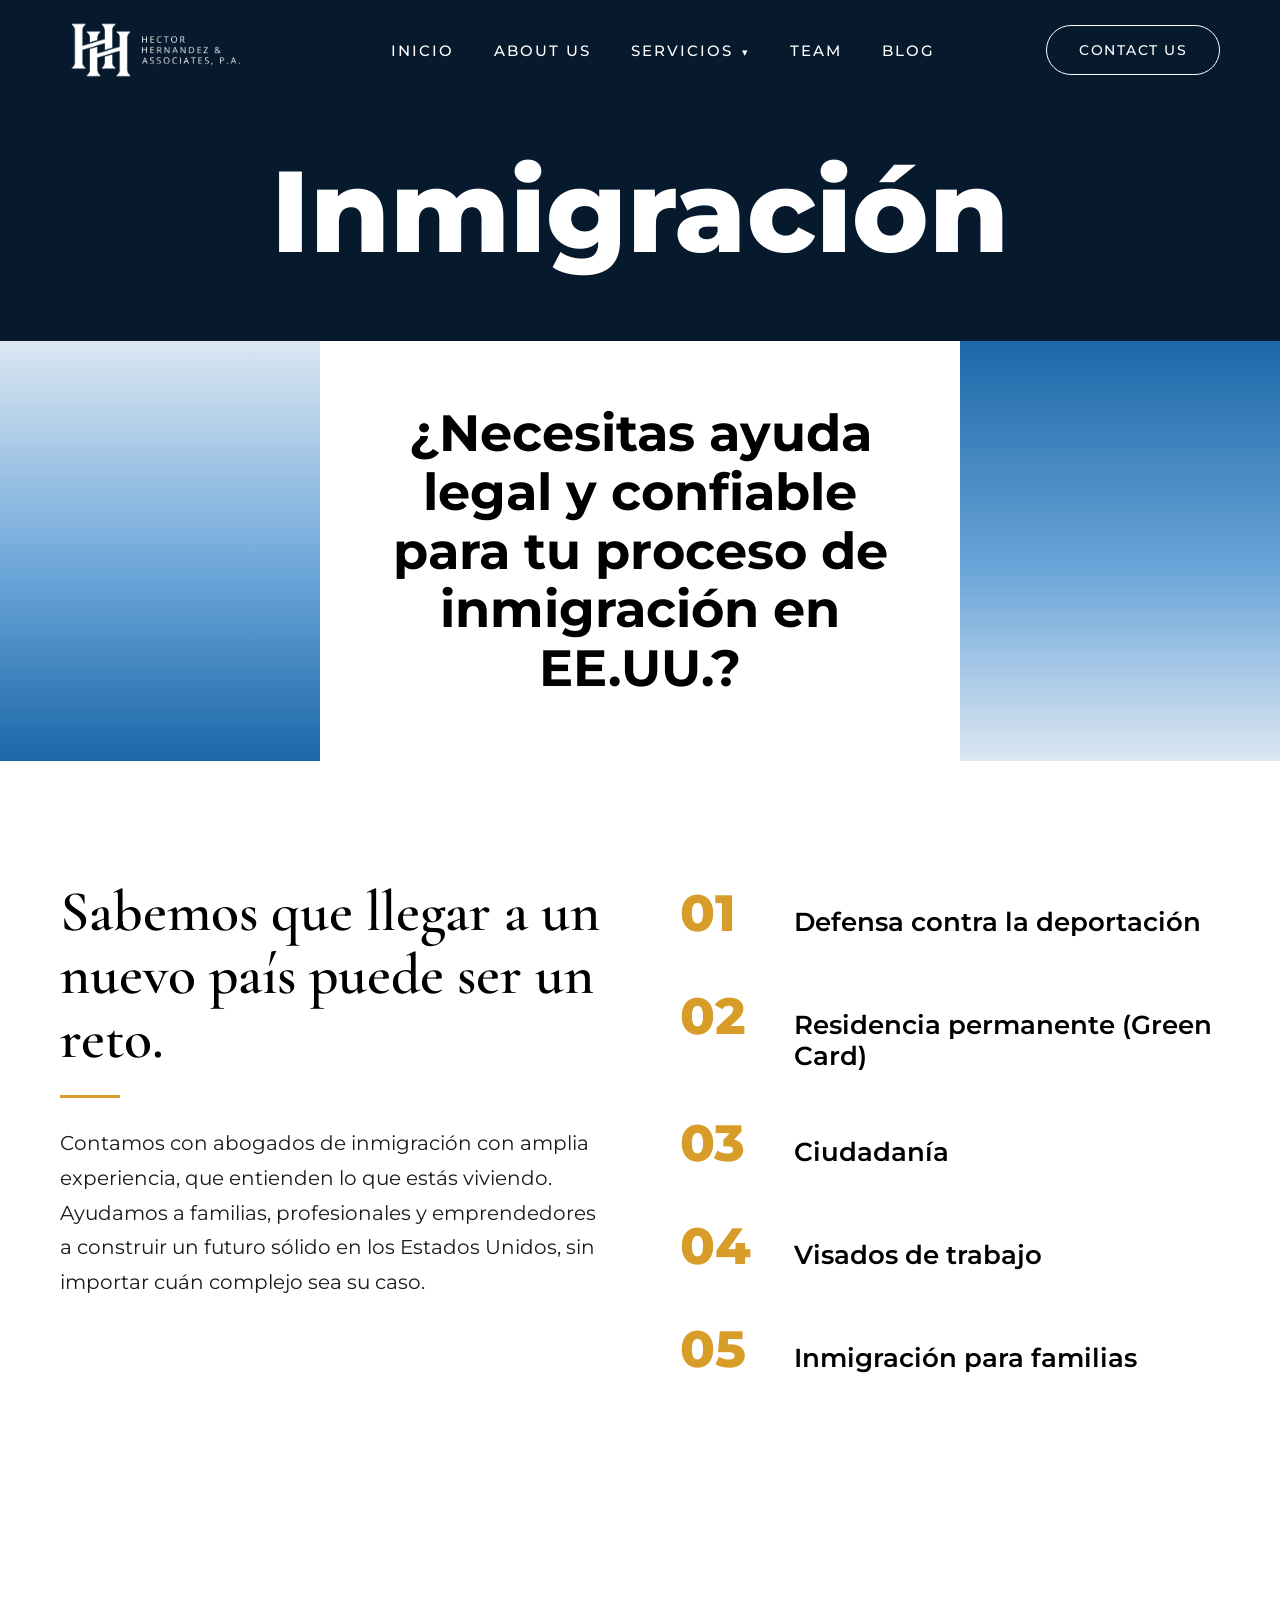
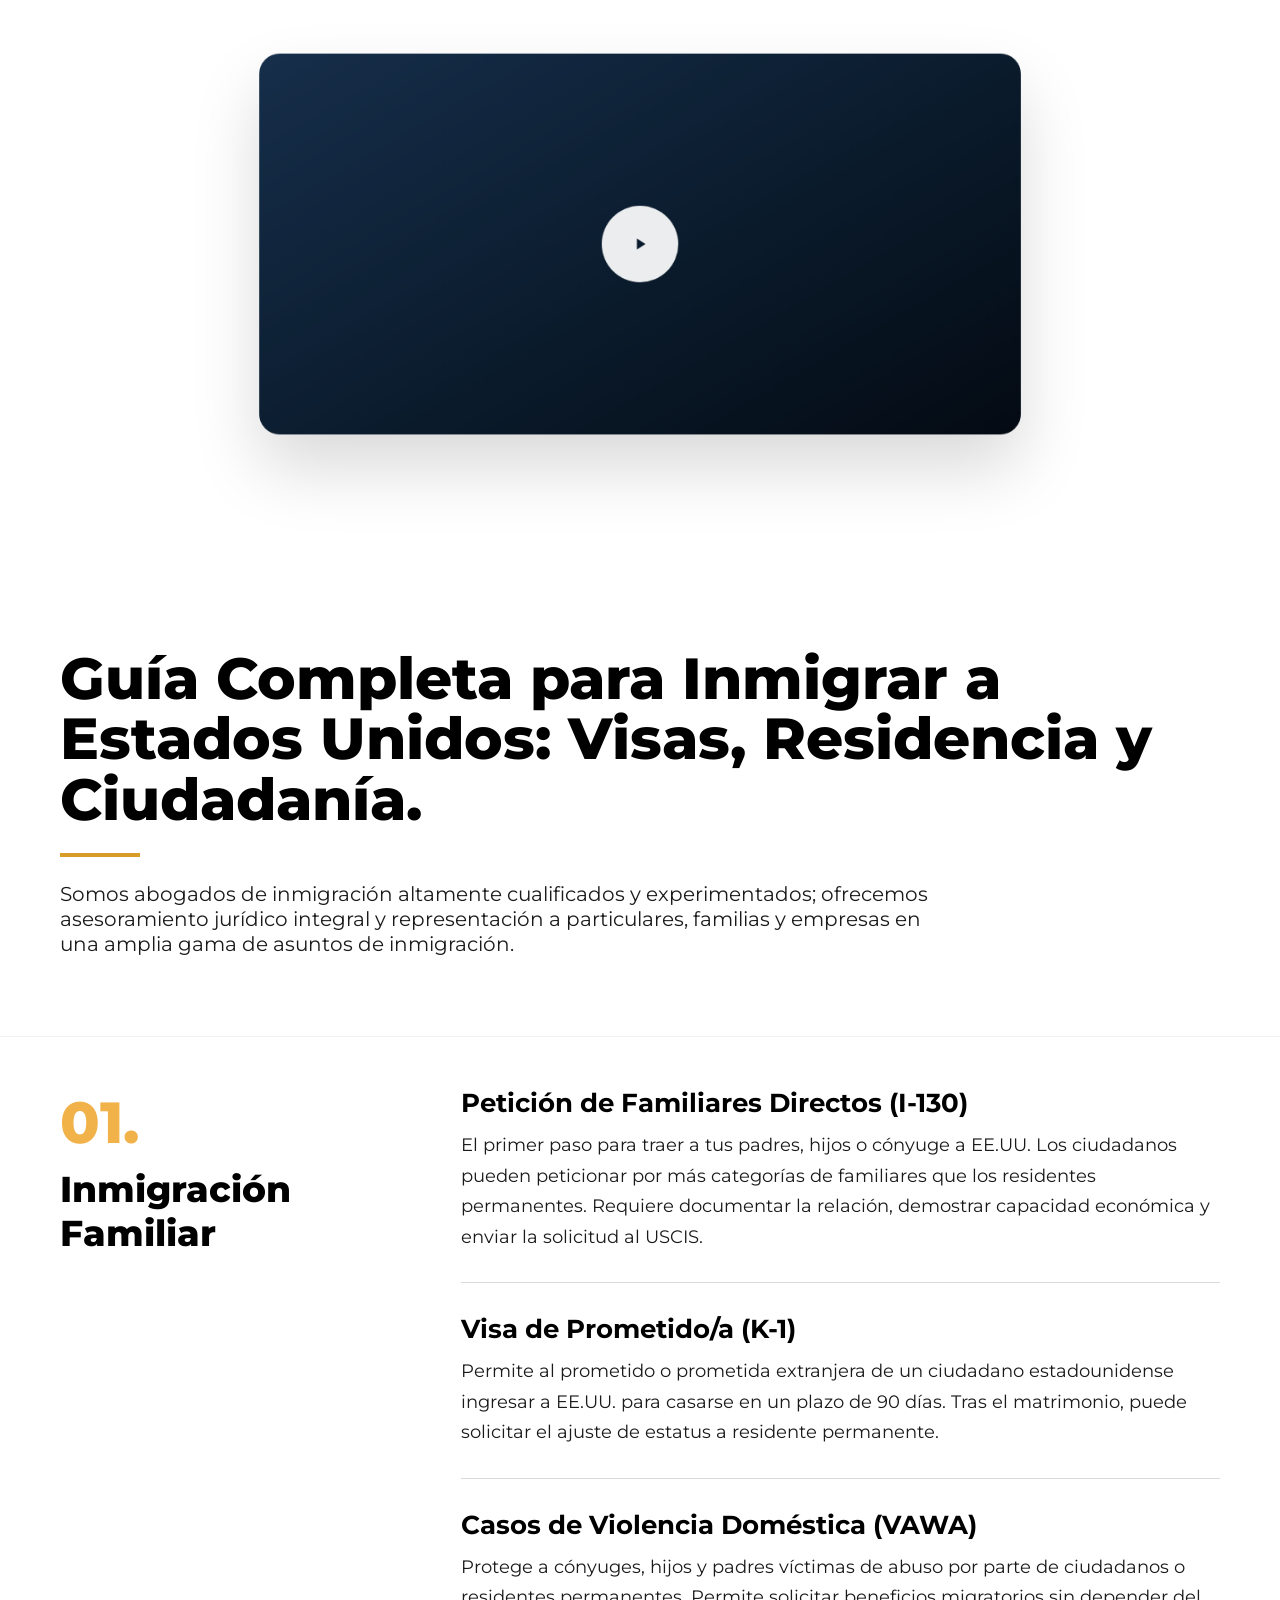
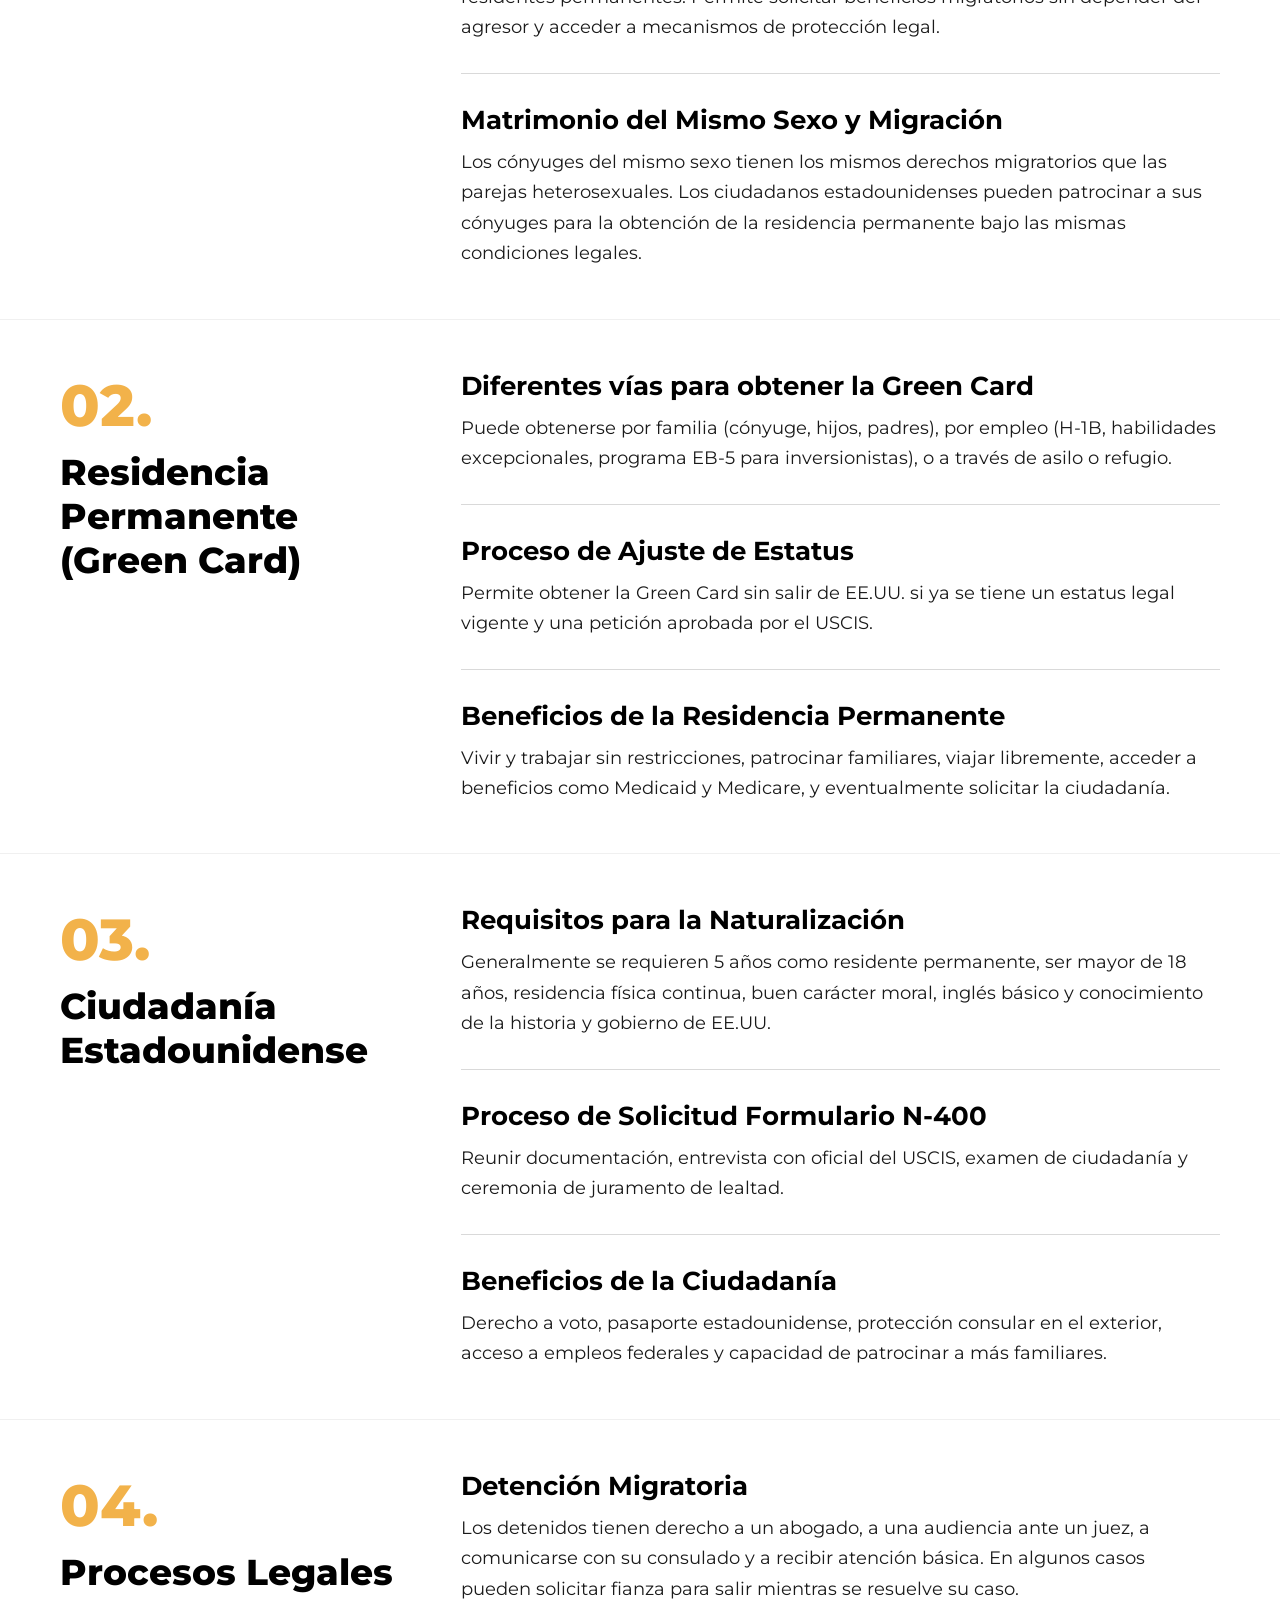
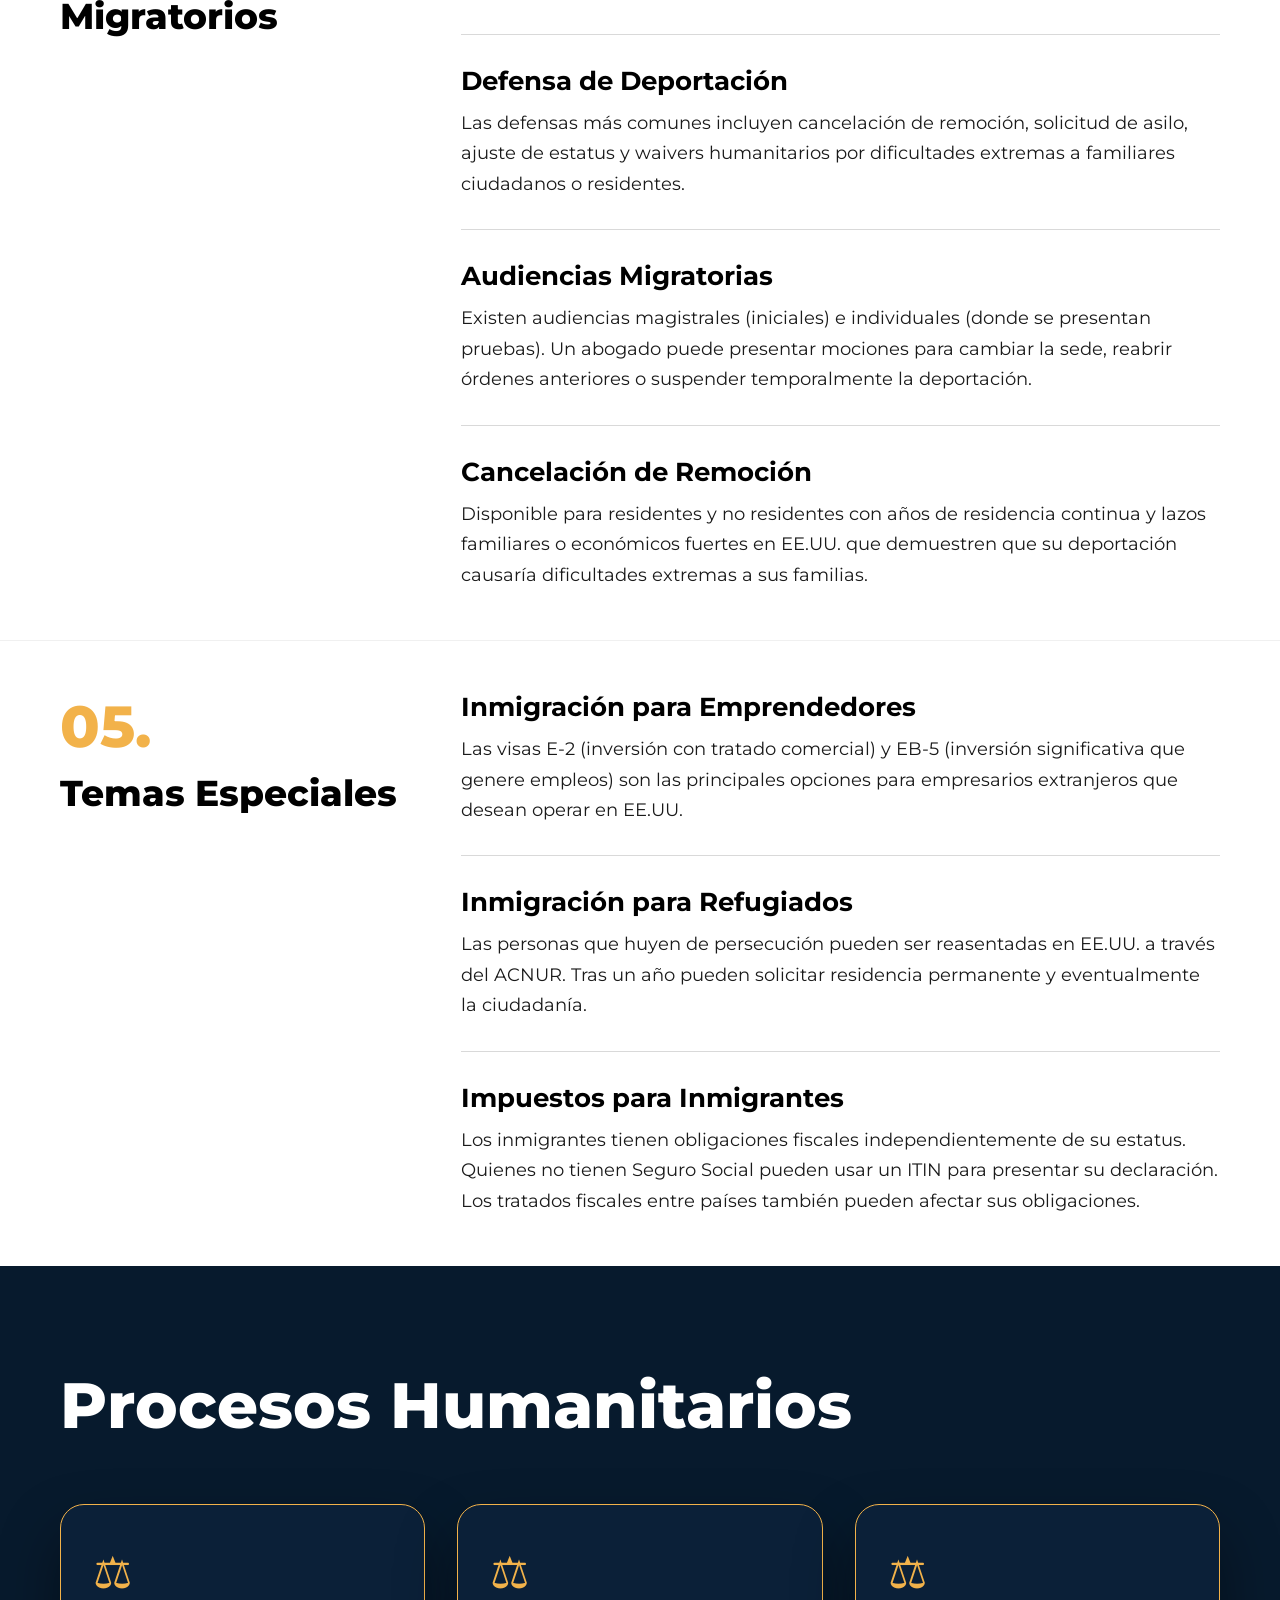
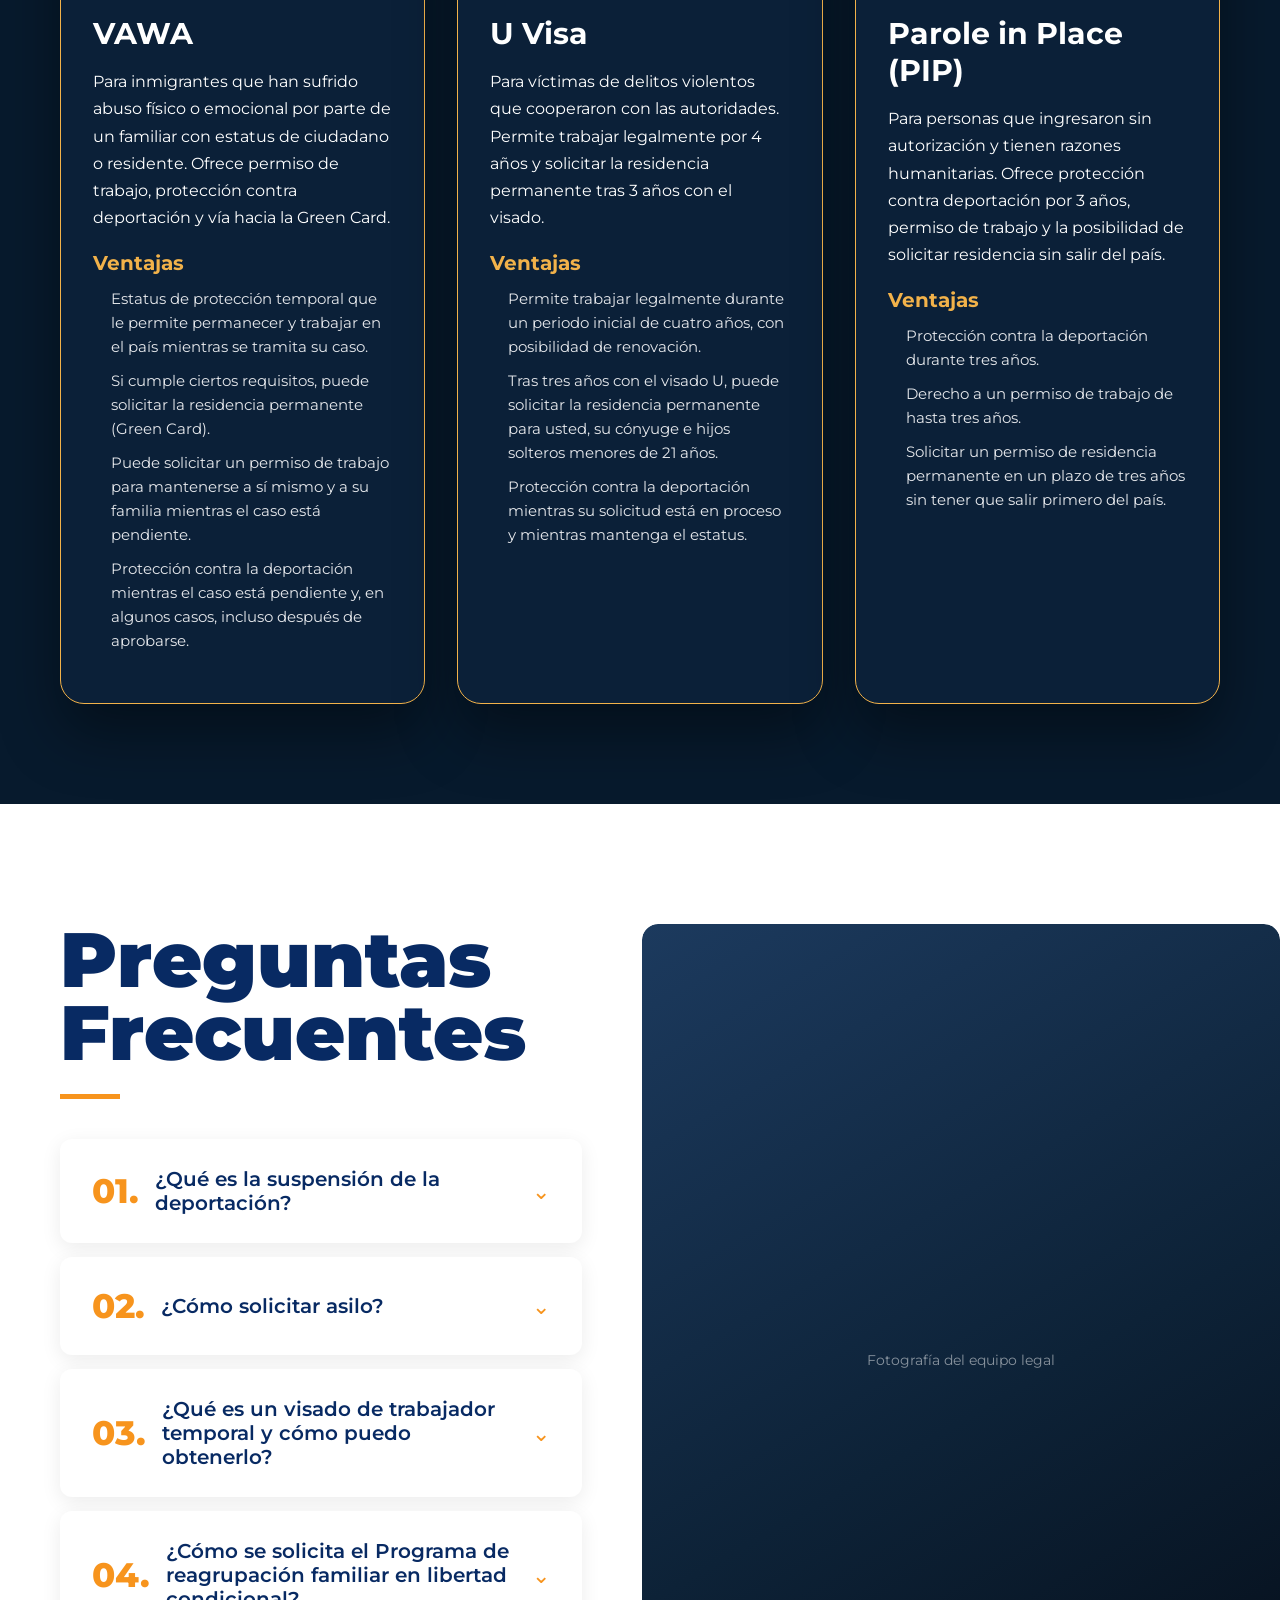
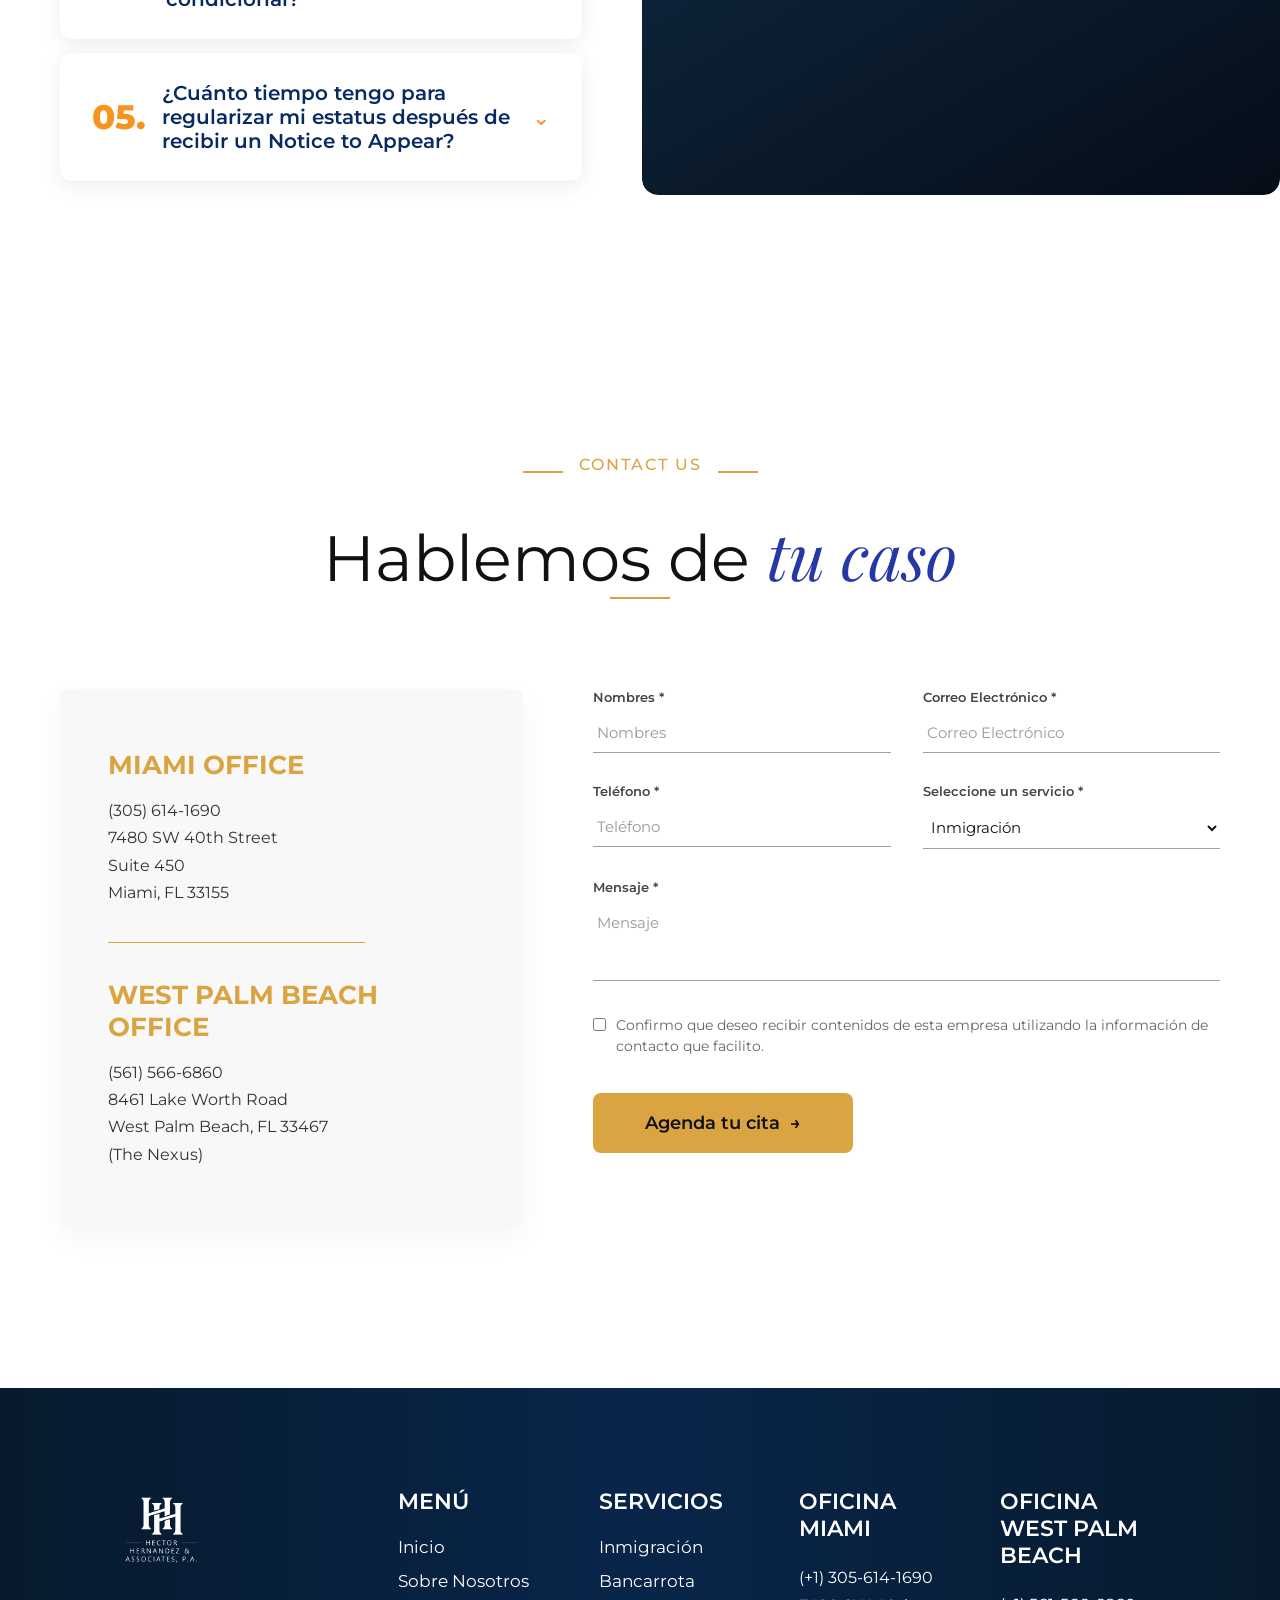
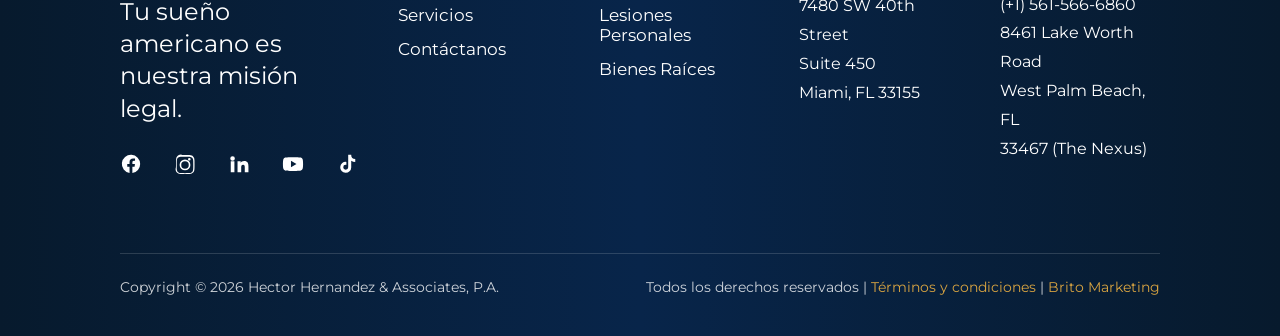
<file: services.html>
<!DOCTYPE html>
<html lang="es">
<head>
<meta charset="UTF-8">
<meta name="viewport" content="width=device-width, initial-scale=1.0">
<link rel="icon" type="image/png" href="img/logo/lettermark.png">
<title id="page-title">Servicios | Hector Hernandez & Associates, P.A.</title>
<link rel="preconnect" href="https://fonts.googleapis.com">
<link rel="preconnect" href="https://fonts.gstatic.com" crossorigin>
<link href="https://fonts.googleapis.com/css2?family=Montserrat:ital,wght@0,400;0,500;0,600;0,700;0,800;0,900;1,400&family=Cormorant+Garamond:wght@300;400;600&family=Playfair+Display:ital@0;1&display=swap" rel="stylesheet">
<link rel="stylesheet" href="styles.css">
</head>
<body>

<div id="preloader"></div>

<header id="site-header">
  <div class="header-inner">
    <div class="header-logo"><img src="img/logo/horizontal-blanco.png" alt="Hector Hernandez & Associates, P.A." class="logo-full"></div>
    <nav class="header-menu">
      <a href="index.html">Inicio</a>
      <a href="about.html">About Us</a>
      <div class="menu-dropdown">
        <a href="services.html?service=inmigracion" id="nav-services-link">Servicios <span class="caret">▾</span></a>
        <div class="dropdown-panel">
          <a href="services.html?service=inmigracion">Inmigración</a>
          <a href="services.html?service=bancarrota">Bancarrota</a>
          <a href="services.html?service=lesiones-personales">Lesiones Personales</a>
          <a href="services.html?service=bienes-raices">Bienes Raíces</a>
        </div>
      </div>
      <a href="index.html#team">Team</a>
      <a href="blog.html">Blog</a>
    </nav>
    <a href="contact.html" class="btn-contact-us">Contact Us</a>
    <button id="mobile-toggle" aria-label="Menú"><span></span><span></span><span></span></button>
  </div>
  <div id="mobile-menu">
    <a href="index.html">Inicio</a>
    <a href="about.html">About Us</a>
    <a href="services.html?service=inmigracion">Servicios</a>
    <a href="index.html#team">Team</a>
    <a href="blog.html">Blog</a>
    <a href="contact.html" class="btn-contact-us">Contact Us</a>
  </div>
</header>

<!-- ============ SERVICE HERO (3 paneles) ============ -->
<section class="service-hero">
  <div class="service-hero-top">
    <h1 class="service-hero-title" id="svc-hero-title">Servicio</h1>
  </div>
  <div class="service-hero-bottom">
    <div class="service-panel-side left"></div>
    <div class="service-panel-center">
      <p class="service-hero-message" id="svc-hero-message">Mensaje principal del servicio.</p>
    </div>
    <div class="service-panel-side right"></div>
  </div>
</section>

<!-- ============ SECCIÓN 02: MENSAJE + ÁREAS DE PRÁCTICA ============ -->
<section class="service-section2">
  <div class="service-section2-grid">
    <div class="service-section2-left reveal-fade-up">
      <h2 class="service-section2-title" id="svc-section-title">Título</h2>
      <div class="deco-line-gold"></div>
      <p class="service-section2-text" id="svc-section-text">Texto descriptivo.</p>
    </div>
    <div class="service-section2-right" id="svc-practice-list">
      <!-- numbered items injected -->
    </div>
  </div>
</section>

<!-- ============ VIDEO INFORMATIVO ============ -->
<section class="service-video-section">
  <div class="service-video-container" id="svc-video-container">
    <div class="service-video-thumb">
      <div class="play-btn"><svg viewBox="0 0 24 24" width="22" height="22" fill="#071A2D"><path d="M8 5v14l11-7z"/></svg></div>
    </div>
  </div>
</section>

<!-- ============ CONTENIDO ÚNICO POR SERVICIO ============ -->
<div id="svc-unique-content"><!-- injected by services.js --></div>

<!-- ============ FAQ ACCORDION ============ -->
<section class="faq-section">
  <div class="faq-grid">
    <div class="faq-left">
      <h2 class="faq-title">Preguntas<br>Frecuentes</h2>
      <div class="deco-line-orange"></div>
      <div class="faq-list" id="svc-faq-list"><!-- injected --></div>
    </div>
    <div class="faq-right">
      <div class="faq-image-placeholder">Fotografía del equipo legal</div>
    </div>
  </div>
</section>

<!-- ============ CONTACT US ============ -->
<section id="contact" class="contact-section">
  <div class="contact-header">
    <div class="contact-eyebrow-row">
      <span class="deco-line-h short"></span>
      <span class="section-eyebrow gold">CONTACT US</span>
      <span class="deco-line-h short"></span>
    </div>
    <h2 class="contact-title">Hablemos de <span class="italic-blue">tu caso</span></h2>
    <div class="deco-line" style="width:60px;"></div>
  </div>
  <div class="contact-layout">
    <div class="contact-offices reveal-left">
      <div class="office-block">
        <h3 class="office-title">MIAMI OFFICE</h3>
        <p class="office-info">(305) 614-1690<br>7480 SW 40th Street<br>Suite 450<br>Miami, FL 33155</p>
      </div>
      <div class="office-separator"></div>
      <div class="office-block">
        <h3 class="office-title">WEST PALM BEACH OFFICE</h3>
        <p class="office-info">(561) 566-6860<br>8461 Lake Worth Road<br>West Palm Beach, FL 33467<br>(The Nexus)</p>
      </div>
    </div>
    <form class="contact-form reveal-right" onsubmit="return false;">
      <div class="form-row">
        <div class="form-field"><label>Nombres *</label><input type="text" placeholder="Nombres" required></div>
        <div class="form-field"><label>Correo Electrónico *</label><input type="email" placeholder="Correo Electrónico" required></div>
      </div>
      <div class="form-row">
        <div class="form-field"><label>Teléfono *</label><input type="tel" placeholder="Teléfono" required></div>
        <div class="form-field">
          <label>Seleccione un servicio *</label>
          <select id="svc-select" required>
            <option value="" disabled selected>Seleccione un servicio</option>
            <option>Inmigración</option><option>Bancarrota</option><option>Lesiones Personales</option><option>Bienes Raíces</option>
          </select>
        </div>
      </div>
      <div class="form-row"><div class="form-field full"><label>Mensaje *</label><textarea placeholder="Mensaje" rows="3" required></textarea></div></div>
      <label class="checkbox-row"><input type="checkbox"><span>Confirmo que deseo recibir contenidos de esta empresa utilizando la información de contacto que facilito.</span></label>
      <button type="submit" class="btn-schedule">Agenda tu cita <span class="arrow">→</span></button>
    </form>
  </div>
</section>

<!-- ============ FOOTER ============ -->
<footer id="site-footer" class="reveal-fade-up">
  <div class="footer-inner">
    <div class="footer-col footer-brand">
      <div class="footer-hh"><img src="img/logo/variable-compacto-bl.png" alt="Hector Hernandez & Associates, P.A." class="footer-logo-img"></div>
      <p class="footer-tagline">Tu sueño americano es<br>nuestra misión legal.</p>
      <div class="footer-social">
        <a href="https://www.facebook.com/HectorHernandezAndAssociates" target="_blank" rel="noopener" aria-label="Facebook"><svg viewBox="0 0 24 24" width="22" height="22" fill="currentColor"><path d="M22 12a10 10 0 1 0-11.6 9.9v-7H7.9V12h2.5V9.8c0-2.5 1.5-3.9 3.8-3.9 1.1 0 2.2.2 2.2.2v2.4h-1.3c-1.2 0-1.6.8-1.6 1.6V12h2.8l-.4 2.9h-2.4v7A10 10 0 0 0 22 12z"/></svg></a>
        <a href="https://www.instagram.com/hha_law/" target="_blank" rel="noopener" aria-label="Instagram"><svg viewBox="0 0 24 24" width="22" height="22" fill="currentColor"><path d="M12 2.2c3.2 0 3.6 0 4.9.1 1.2.1 2 .3 2.4.5.6.2 1 .5 1.5 1 .5.5.7.9 1 1.5.2.4.4 1.2.5 2.4.1 1.3.1 1.7.1 4.9s0 3.6-.1 4.9c-.1 1.2-.3 2-.5 2.4-.2.6-.5 1-1 1.5-.5.5-.9.7-1.5 1-.4.2-1.2.4-2.4.5-1.3.1-1.7.1-4.9.1s-3.6 0-4.9-.1c-1.2-.1-2-.3-2.4-.5-.6-.2-1-.5-1.5-1-.5-.5-.7-.9-1-1.5-.2-.4-.4-1.2-.5-2.4C2.2 15.6 2.2 15.2 2.2 12s0-3.6.1-4.9c.1-1.2.3-2 .5-2.4.2-.6.5-1 1-1.5.5-.5.9-.7 1.5-1 .4-.2 1.2-.4 2.4-.5C8.4 2.2 8.8 2.2 12 2.2zm0 1.8c-3.1 0-3.5 0-4.8.1-1 .1-1.5.2-1.9.4-.5.2-.8.4-1.1.7-.3.3-.5.6-.7 1.1-.1.4-.3.9-.4 1.9-.1 1.3-.1 1.7-.1 4.8s0 3.5.1 4.8c.1 1 .2 1.5.4 1.9.2.5.4.8.7 1.1.3.3.6.5 1.1.7.4.1.9.3 1.9.4 1.3.1 1.7.1 4.8.1s3.5 0 4.8-.1c1-.1 1.5-.2 1.9-.4.5-.2.8-.4 1.1-.7.3-.3.5-.6.7-1.1.1-.4.3-.9.4-1.9.1-1.3.1-1.7.1-4.8s0-3.5-.1-4.8c-.1-1-.2-1.5-.4-1.9-.2-.5-.4-.8-.7-1.1-.3-.3-.6-.5-1.1-.7-.4-.1-.9-.3-1.9-.4-1.3-.1-1.7-.1-4.8-.1zm0 3.1a5.9 5.9 0 1 1 0 11.8 5.9 5.9 0 0 1 0-11.8zm0 1.8a4.1 4.1 0 1 0 0 8.2 4.1 4.1 0 0 0 0-8.2zm6.1-2a1.4 1.4 0 1 1-2.8 0 1.4 1.4 0 0 1 2.8 0z"/></svg></a>
        <a href="https://www.linkedin.com/company/hhalawfirm/" target="_blank" rel="noopener" aria-label="LinkedIn"><svg viewBox="0 0 24 24" width="22" height="22" fill="currentColor"><path d="M4.98 3.5a2.5 2.5 0 1 1 0 5 2.5 2.5 0 0 1 0-5zM3 9h4v12H3V9zm7 0h3.8v1.7h.1c.5-.9 1.8-1.9 3.7-1.9 4 0 4.7 2.6 4.7 6V21h-4v-5.3c0-1.3 0-3-1.8-3s-2.1 1.4-2.1 2.9V21h-4V9z"/></svg></a>
        <a href="https://www.youtube.com/@hectorhernandezassociates/shorts" target="_blank" rel="noopener" aria-label="YouTube"><svg viewBox="0 0 24 24" width="22" height="22" fill="currentColor"><path d="M23 12s0-3.4-.4-5a2.9 2.9 0 0 0-2-2C18.9 4.5 12 4.5 12 4.5s-6.9 0-8.6.5a2.9 2.9 0 0 0-2 2C1 8.6 1 12 1 12s0 3.4.4 5a2.9 2.9 0 0 0 2 2c1.7.5 8.6.5 8.6.5s6.9 0 8.6-.5a2.9 2.9 0 0 0 2-2c.4-1.6.4-5 .4-5zM9.8 15.5v-7l6 3.5-6 3.5z"/></svg></a>
        <a href="https://www.tiktok.com/@hhalawfirm?_r=1&_t=ZP-94kEILWHU1H" target="_blank" rel="noopener" aria-label="TikTok"><svg viewBox="0 0 24 24" width="22" height="22" fill="currentColor"><path d="M16.6 2h-3.3v13.6a2.7 2.7 0 1 1-2.7-2.7c.2 0 .5 0 .7.1v-3.3a6 6 0 1 0 5.3 6V8.4a7.7 7.7 0 0 0 4.4 1.4V6.5a4.4 4.4 0 0 1-4.4-4.4z"/></svg></a>
      </div>
    </div>
    <div class="footer-col"><h4 class="footer-col-title">MENÚ</h4><a href="index.html">Inicio</a><a href="about.html">Sobre Nosotros</a><a href="services.html?service=inmigracion">Servicios</a><a href="contact.html">Contáctanos</a></div>
    <div class="footer-col"><h4 class="footer-col-title">SERVICIOS</h4><a href="services.html?service=inmigracion">Inmigración</a><a href="services.html?service=bancarrota">Bancarrota</a><a href="services.html?service=lesiones-personales">Lesiones Personales</a><a href="services.html?service=bienes-raices">Bienes Raíces</a></div>
    <div class="footer-col"><h4 class="footer-col-title">OFICINA MIAMI</h4><p class="footer-office-info">(+1) 305-614-1690<br>7480 SW 40th Street<br>Suite 450<br>Miami, FL 33155</p></div>
    <div class="footer-col"><h4 class="footer-col-title">OFICINA WEST PALM BEACH</h4><p class="footer-office-info">(+1) 561-566-6860<br>8461 Lake Worth Road<br>West Palm Beach, FL<br>33467 (The Nexus)</p></div>
  </div>
  <div class="footer-divider"></div>
  <div class="footer-legal">
    <span>Copyright © 2026 Hector Hernandez &amp; Associates, P.A.</span>
    <span class="footer-legal-right">Todos los derechos reservados | <a href="#">Términos y condiciones</a> | <a href="#">Brito Marketing</a></span>
  </div>
</footer>

<script src="servicesData.js"></script>
<script src="common.js"></script>
<script src="services.js"></script>
</body>
</html>
</file>
<file: styles.css>
/* ============================================================
   HECTOR HERNANDEZ & ASSOCIATES, P.A. — Renovación Página Web
   ============================================================ */

:root {
  --navy: #071A2D;
  --navy-2: #08254A;
  --blue: #2538A5;
  --gold: #D9A441;
  --gold-dark: #C28A2C;
  --gold-light: #F2C96D;
  --white: #FFFFFF;
  --ink: #111111;
  --gray-text: #333333;
  --font-sans: 'Montserrat', sans-serif;
  --font-serif: 'Cormorant Garamond', serif;
  --font-display: 'Playfair Display', serif;
}

* { box-sizing: border-box; margin: 0; padding: 0; }

html { scroll-behavior: smooth; }

body {
  font-family: var(--font-sans);
  background: var(--white);
  color: var(--ink);
  overflow-x: hidden;
  -webkit-font-smoothing: antialiased;
}

img { display: block; max-width: 100%; }
a { text-decoration: none; color: inherit; }
button { font-family: inherit; cursor: pointer; border: none; background: none; }
ul { list-style: none; }

@media (prefers-reduced-motion: reduce) {
  *, *::before, *::after {
    animation-duration: 0.001ms !important;
    animation-iteration-count: 1 !important;
    transition-duration: 0.001ms !important;
    scroll-behavior: auto !important;
  }
}

/* ============================================================
   PRELOADER — TELÓN DE TRANSICIÓN ENTRE PÁGINAS
   ============================================================ */
#preloader {
  position: fixed;
  inset: 0;
  background: #FFFFFF;
  z-index: 9999;
  display: flex;
  align-items: center;
  justify-content: center;
  transform: translateY(0);
  transition: transform 0.7s cubic-bezier(0.83, 0, 0.17, 1);
}
#preloader.no-transition { transition: none !important; }

/* ============================================================
   HEADER
   ============================================================ */
#site-header {
  position: fixed;
  top: 0; left: 0; right: 0;
  height: 100px;
  z-index: 1000;
  background: rgba(7, 26, 45, 0);
  transition: background 0.4s ease, height 0.4s ease, box-shadow 0.4s ease;
}
#site-header.scrolled {
  background: rgba(7, 26, 45, 0.92);
  backdrop-filter: blur(10px);
  height: 80px;
  box-shadow: 0 10px 30px rgba(0,0,0,0.25);
}
.header-inner {
  height: 100%;
  max-width: 1440px;
  margin: 0 auto;
  padding: 0 60px;
  display: flex;
  align-items: center;
  justify-content: space-between;
  gap: 40px;
}
.header-logo img { width: 220px; height: 80px; object-fit: contain; object-position: left center; }
.footer-hh img.footer-logo-img { height: 84px; width: auto; }
.hero-hh img.logo-full { width: 250px; height: 250px; object-fit: contain; }

.header-menu {
  display: flex;
  align-items: center;
  gap: 40px;
  flex: 1;
  justify-content: center;
}
.header-menu > a {
  font-family: var(--font-sans);
  font-weight: 500;
  font-size: 15px;
  letter-spacing: 2px;
  color: var(--white);
  position: relative;
  padding: 6px 0;
  transition: color 0.3s ease;
  text-transform: uppercase;
}
.header-menu > a:hover,
.header-menu > a.active { color: var(--gold); }
.header-menu > a.active::after {
  content: '';
  position: absolute;
  left: 0; bottom: 0;
  width: 100%; height: 2px;
  background: var(--gold);
}

.menu-dropdown { position: relative; display: flex; align-items: center; }
.menu-dropdown .caret { font-size: 11px; margin-left: 3px; }
.dropdown-panel {
  position: absolute;
  top: 130%;
  left: 50%;
  transform: translateX(-50%) translateY(-8px);
  background: var(--navy-2);
  border-radius: 8px;
  padding: 14px 0;
  min-width: 200px;
  opacity: 0;
  visibility: hidden;
  transition: opacity 0.25s ease, transform 0.25s ease, visibility 0.25s ease;
  box-shadow: 0 20px 40px rgba(0,0,0,0.35);
}
.menu-dropdown:hover .dropdown-panel {
  opacity: 1; visibility: visible; transform: translateX(-50%) translateY(0);
}
.dropdown-panel a {
  display: block;
  padding: 10px 24px;
  font-size: 14px;
  letter-spacing: 1px;
  text-transform: none;
  color: var(--white);
}
#nav-services-link{
  font-family: var(--font-sans);
  font-weight: 500;
  font-size: 15px;
  letter-spacing: 2px;
  color: var(--white);
  text-transform: uppercase;
}
.dropdown-panel a:hover { color: var(--gold); background: rgba(255,255,255,0.04); }

.btn-contact-us {
  display: inline-flex;
  align-items: center;
  justify-content: center;
  height: 50px;
  padding: 14px 32px;
  border: 1px solid var(--white);
  border-radius: 999px;
  color: var(--white);
  font-family: var(--font-sans);
  font-weight: 500;
  font-size: 14px;
  letter-spacing: 1.5px;
  text-transform: uppercase;
  background: transparent;
  transition: background 0.3s ease, color 0.3s ease, border-color 0.3s ease;
  white-space: nowrap;
}
.btn-contact-us:hover {
  background: var(--gold);
  border-color: var(--gold);
  color: var(--ink);
}

#mobile-toggle {
  display: none;
  flex-direction: column;
  gap: 5px;
  width: 28px;
  z-index: 1001;
}
#mobile-toggle span {
  height: 2px; width: 100%; background: var(--white); transition: all 0.3s ease;
}
#mobile-menu {
  display: none;
  position: fixed;
  top: 0; right: -100%;
  width: 80%; max-width: 340px;
  height: 100vh;
  background: var(--navy-2);
  flex-direction: column;
  padding: 120px 40px 40px;
  gap: 28px;
  transition: right 0.4s ease;
  z-index: 999;
}
#mobile-menu.open { right: 0; }
#mobile-menu a {
  color: var(--white);
  font-size: 18px;
  letter-spacing: 1px;
  text-transform: uppercase;
}
#mobile-menu .btn-contact-us { margin-top: 12px; align-self: flex-start; }

/* ============================================================
   HERO
   ============================================================ */
#hero-wrapper {
  position: relative;
  height: 400vh; /* scroll distance for the cinematic expansion */
  background: var(--navy);
}
#hero-sticky {
  position: sticky;
  top: 0;
  height: 100vh;
  overflow: hidden;
  background: var(--navy);
}
.hero-content {
  position: relative;
  height: 100%;
  display: flex;
}
.hero-left {
  width: 40%;
  position: relative;
}
.hero-right {
  width: 60%;
  position: relative;
  display: flex;
  flex-direction: column;
  justify-content: center;
  padding: 0 80px 0 0;
}

.hero-hh {
  position: absolute;
  inset: 0;
  display: flex;
  align-items: flex-end;
  justify-content: center;
  padding-bottom: 70px;
  transition: opacity 0.2s linear, transform 0.2s linear;
}
.hero-hh .hh-h1 { color: var(--blue); }
.hero-hh .hh-h2 { color: var(--gold); margin-left: -0.18em; }

.hero-message {
  font-family: var(--font-serif);
  font-weight: 300;
  font-size: clamp(38px, 5vw, 80px);
  line-height: 1.05;
  color: var(--white);
  margin-bottom: 40px;
  transition: opacity 0.2s linear, transform 0.2s linear;
}
.hero-message .highlight-gold { color: var(--gold); }

.hero-video {
  position: relative;
  width: min(650px, 100%);
  height: 380px;
  border-radius: 16px;
  overflow: hidden;
  box-shadow: 0 40px 80px rgba(0,0,0,0.5);
  transform-origin: center left;
  will-change: transform, width, height, border-radius;
}
.video-thumb {
  position: absolute;
  inset: 0;
  background:
    linear-gradient(180deg, rgba(7,26,45,0.15), rgba(7,26,45,0.55)),
    linear-gradient(135deg, #1c3a5e 0%, #0d2237 50%, #050d18 100%);
  display: flex;
  align-items: center;
  justify-content: center;
  cursor: pointer;
}
.video-thumb::before {
  content: '';
  position: absolute;
  inset: 0;
  background-image:
    linear-gradient(rgba(217,164,65,0.06) 1px, transparent 1px),
    linear-gradient(90deg, rgba(217,164,65,0.06) 1px, transparent 1px);
  background-size: 40px 40px;
}
.play-btn {
  position: relative;
  width: 74px; height: 74px;
  border-radius: 50%;
  background: rgba(255,255,255,0.92);
  display: flex;
  align-items: center;
  justify-content: center;
  transition: transform 0.4s ease, background 0.4s ease;
}
.hero-video:hover .play-btn { transform: scale(1.08); background: var(--white); }
.hero-video:hover .video-thumb { transform: scale(1.05); transition: transform 0.6s ease; }

.scroll-indicator {
  position: absolute;
  bottom: 32px;
  left: 40%;
  transform: translateX(-50%);
  color: var(--white);
  font-size: 20px;
  opacity: 0.7;
  animation: bounce-down 1.8s ease-in-out infinite;
}
@keyframes bounce-down {
  0%, 100% { transform: translate(-50%, 0); }
  50% { transform: translate(-50%, 10px); }
}

@media (max-width: 900px) {
  .hero-content { flex-direction: column; }
  .hero-left { display: none; }
  .hero-right { width: 100%; padding: 120px 24px 40px; align-items: center; text-align: center; }
  .hero-message { font-size: 34px; }
  .hero-video { width: 100%; height: 260px; }
  .scroll-indicator { left: 50%; }
}

/* ============================================================
   INTRO — ¿Necesitas asistencia legal?
   ============================================================ */
.intro-section {
  background: var(--white);
  padding: 120px 80px;
}
.intro-grid {
  max-width: 1300px;
  margin: 0 auto;
  display: grid;
  grid-template-columns: 1fr 1fr;
  gap: 80px;
  align-items: center;
}
.intro-eyebrow {
  display: inline-block;
  background: #FDF3E1;
  color: var(--gold-dark);
  font-size: 13px;
  font-weight: 700;
  letter-spacing: 0.5px;
  padding: 8px 18px;
  border-radius: 999px;
  margin-bottom: 24px;
}
.intro-title {
  font-family: var(--font-sans);
  font-weight: 800;
  font-style: italic;
  font-size: clamp(32px, 3.6vw, 46px);
  color: var(--navy);
  line-height: 1.15;
  margin-bottom: 24px;
}
.intro-desc {
  font-size: 16px;
  line-height: 1.7;
  color: #4a4a4a;
  max-width: 520px;
  margin-bottom: 36px;
}
.btn-gold {
  display: inline-flex;
  align-items: center;
  gap: 10px;
  background: var(--gold);
  color: var(--ink);
  font-weight: 600;
  font-size: 15px;
  padding: 16px 28px;
  border-radius: 8px;
  transition: background 0.3s ease, transform 0.3s ease;
}
.btn-gold:hover { background: var(--gold-dark); transform: translateY(-2px); }
.btn-gold .arrow { transition: transform 0.3s ease; }
.btn-gold:hover .arrow { transform: translateX(4px); }

.intro-video-frame {
  border-radius: 16px;
  overflow: hidden;
  aspect-ratio: 16/11;
}
.intro-video-placeholder {
  width: 100%; height: 100%;
  background: linear-gradient(135deg, #2c4a6e 0%, #0f2338 60%, #071A2D 100%);
  display: flex;
  align-items: center;
  justify-content: center;
  color: rgba(255,255,255,0.55);
  font-size: 14px;
  letter-spacing: 1px;
  text-transform: uppercase;
}

@media (max-width: 900px) {
  .intro-section { padding: 80px 24px; }
  .intro-grid { grid-template-columns: 1fr; gap: 40px; }
}

.reveal-on-scroll { opacity: 0; transform: translateY(40px); transition: opacity 0.8s ease, transform 0.8s ease; }
.reveal-on-scroll.in-view { opacity: 1; transform: translateY(0); }

/* ============================================================
   ABOUT US — Nos destacamos
   ============================================================ */
.about-section {
  background: var(--navy);
  padding: 140px 24px 160px;
}
.about-header {
  max-width: 900px;
  margin: 0 auto 100px;
  text-align: center;
}
.section-eyebrow {
  display: block;
  font-family: var(--font-sans);
  font-weight: 500;
  font-size: 16px;
  letter-spacing: 2px;
  color: var(--white);
  text-transform: uppercase;
  margin-bottom: 14px;
}
.section-eyebrow.gold { color: var(--gold); }
.deco-line {
  width: 40px; height: 2px;
  background: var(--gold);
  margin: 0 auto 32px;
}
.about-title {
  font-family: var(--font-sans);
  font-weight: 800;
  font-size: clamp(40px, 7vw, 96px);
  color: var(--white);
  margin-bottom: 28px;
  line-height: 1.05;
}
.about-desc {
  font-family: var(--font-sans);
  font-weight: 400;
  font-size: clamp(16px, 2vw, 24px);
  color: rgba(255,255,255,0.85);
  max-width: 850px;
  margin: 0 auto;
  line-height: 1.6;
}

.about-cards {
  max-width: 1100px;
  margin: 0 auto;
  display: flex;
  flex-direction: column;
  gap: 40px;
}
.about-card {
  width: 85%;
  min-height: 300px;
  background: var(--white);
  border-radius: 12px;
  padding: 48px 56px;
  position: relative;
  opacity: 0;
  transition: opacity 1s ease, transform 1s cubic-bezier(.2,.8,.2,1.1);
  box-shadow: 0 30px 60px rgba(0,0,0,0.25);
}
.about-card.card-left { align-self: flex-start; transform: translateX(-120px); }
.about-card.card-right { align-self: flex-end; transform: translateX(120px); }
.about-card.in-view { opacity: 1; transform: translateX(0); }

.card-number {
  display: inline-block;
  color: var(--gold);
  font-family: var(--font-sans);
  font-weight: 800;
  font-size: 28px;
  padding-bottom: 6px;
  margin-bottom: 8px;
  border-bottom: solid 4px var(--gold);
}
.card-title {
  font-family: var(--font-sans);
  font-weight: 800;
  font-size: clamp(32px, 4vw, 60px);
  color: var(--ink);
  margin-bottom: 20px;
}
.card-desc {
  font-family: var(--font-sans);
  font-size: clamp(15px, 1.6vw, 24px);
  color: var(--gray-text);
  max-width: 640px;
  line-height: 1.55;
}

@media (max-width: 800px) {
  .about-card { width: 100%; padding: 32px; min-height: auto; }
  .about-card.card-left, .about-card.card-right { transform: translateY(60px); }
  .about-section { padding: 100px 16px; }
}

/* ============================================================
   SERVICES INTRODUCTION
   ============================================================ */
.services-intro-section {
  background: var(--navy);
  padding: 180px 60px;
  text-align: center;
}
.services-intro-grid {
  max-width: 1300px;
  margin: 60px auto 0;
  display: flex;
  flex-direction: column;
  align-items: flex-start;
  gap: 28px;
  text-align: left;
}
.services-intro-title {
  font-family: var(--font-sans);
  font-weight: 800;
  font-size: clamp(34px, 6vw, 78px);
  line-height: 1.02;
  color: var(--white);
  width: 100%;
  text-shadow: 0 0 28px rgba(255, 255, 255, 0.28);
}
/* Cursor parpadeante del efecto máquina de escribir */
.tw-caret {
  display: inline-block;
  width: 3px;
  height: 1em;
  margin-left: 6px;
  background: var(--gold);
  vertical-align: -0.12em;
  animation: tw-blink 0.8s steps(1) infinite;
}
@keyframes tw-blink { 0%, 50% { opacity: 1; } 50.01%, 100% { opacity: 0; } }
.services-intro-text {
  font-family: var(--font-sans);
  font-weight: 400;
  font-size: clamp(16px, 1.8vw, 28px);
  line-height: 1.5;
  color: rgba(255,255,255,0.85);
  width: 100%;
  padding-right: 35%;
}
.reveal-fade-up {
  opacity: 0;
  transform: translateY(80px);
  transition: opacity 1s ease, transform 1s ease;
}
.reveal-fade-up.in-view { opacity: 1; transform: translateY(0); }
.reveal-fade-in {
  opacity: 0;
  transition: opacity 1s ease 0.3s;
}
.reveal-fade-in.in-view { opacity: 1; }

@media (max-width: 900px) {
  .services-intro-section { padding: 100px 24px; }
  .services-intro-grid { gap: 24px; }
  .services-intro-text { padding-right: 0; }
}

/* ============================================================
   SERVICE CUBES — cubo giratorio automático (CSS puro)
   ============================================================ */
.services-cube-section {
  background: var(--navy);
  padding: 100px 40px 160px;
  display: flex;
  justify-content: center;
}
.services-cube-stage {
  width: 70vw;                 /* 70% del ancho del viewport */
  aspect-ratio: 830 / 445;     /* mantiene la proporción de la cara del cubo */
  perspective: 5200px;
  overflow: hidden;
}
.services-cube {
  position: relative;
  width: 100%;
  height: 100%;
  transform-style: preserve-3d;
  animation: services-cube-spin 20s linear infinite;
}
.services-cube:hover { animation-play-state: paused; }

@keyframes services-cube-spin {
  0%, 23%  { transform: rotateX(0deg); }
  25%, 48% { transform: rotateX(90deg); }
  50%, 73% { transform: rotateX(180deg); }
  75%, 98% { transform: rotateX(270deg); }
  100%     { transform: rotateX(360deg); }
}

.services-cube-face {
  position: absolute;
  inset: 0;
  display: flex;
  text-decoration: none;
  box-shadow: 0 30px 60px rgba(0,0,0,0.35);
  backface-visibility: hidden;
}
/* translateZ = mitad de la altura de la cara (70vw * 445/830 / 2 = 18.77vw) */
.services-cube-face:nth-child(1) { transform: translateZ(18.77vw); }
.services-cube-face:nth-child(2) { transform: rotateX(-90deg) translateZ(18.77vw); }
.services-cube-face:nth-child(3) { transform: rotateX(180deg) translateZ(18.77vw); }
.services-cube-face:nth-child(4) { transform: rotateX(90deg) translateZ(18.77vw); }

.cube-face-text {
  position: relative;
  flex: 1 1 415px;
  background: var(--white);
  padding: 24px;
  display: flex;
  flex-direction: column;
  align-items: center;
  justify-content: center;
  text-align: center;
  gap: 14px;
  overflow: hidden;
  transition: background 0.4s ease;
}
.services-cube-face:hover .cube-face-text {
  background: linear-gradient(120deg, var(--gold-dark), var(--gold), var(--gold-light));
}
.cube-num {
  display: block;
  font-family: var(--font-sans);
  font-weight: 800;
  font-size: 96px;
  color: var(--ink);
  line-height: 1;
}
.cube-service {
  display: block;
  width: 80%;
  font-family: var(--font-sans);
  font-weight: 700;
  font-size: 32px;
  text-transform: uppercase;
  letter-spacing: 0.5px;
  line-height: 1.15;
  color: var(--ink);
}
.cube-more {
  position: absolute;
  left: 0;
  right: 0;
  bottom: 22px;
  text-align: center;
  font-family: var(--font-sans);
  font-weight: 600;
  font-size: 14px;
  color: var(--ink);
  letter-spacing: 0.5px;
  opacity: 0;
  transform: translateY(8px);
  transition: opacity 0.35s ease, transform 0.35s ease;
}
.services-cube-face:hover .cube-more {
  opacity: 1;
  transform: translateY(0);
}
.cube-face-photo {
  flex: 1 1 415px;
  background-size: cover;
  background-position: center;
}
.img-immigration { background: url("img/servicios/inmigracion.jpg") center/cover no-repeat; }
.img-bankruptcy { background: url("img/servicios/bancarrota.jpg") center/cover no-repeat; }
.img-injury { background: url("img/servicios/lesiones-personales.jpg") center/cover no-repeat; }
.img-realestate { background: url("img/servicios/bienes-raices.jpg") center/cover no-repeat; }

@media (max-width: 480px) {
  .cube-num { font-size: 68px; }
  .cube-service { font-size: 26px; width: 90%; }
}

/* ============================================================
   TEAM INTRODUCTION (Zoom-into-text)
   ============================================================ */
#team-intro-wrapper {
  position: relative;
  height: 200vh;
  background: var(--navy);
}
#team-intro-sticky {
  position: sticky;
  top: 0;
  height: 100vh;
  overflow: hidden;
  display: flex;
  flex-direction: column;
  align-items: center;
  padding-top: 120px;
  text-align: center;
}
/* Encabezado del intro de Team: espacio compacto (≤40px) entre "TEAM" y el título */
#team-intro-sticky .section-eyebrow { margin-bottom: 6px; }
#team-intro-sticky .deco-line { margin: 0 auto 14px; }
.team-intro-title {
  font-family: var(--font-sans);
  font-weight: 800;
  font-size: clamp(30px, 5vw, 72px);
  color: var(--white);
  margin-top: 14px;
}
.team-giant {
  position: absolute;
  bottom: -0.05em;
  left: 50%;
  transform: translateX(-50%) scale(1);
  font-family: var(--font-sans);
  font-weight: 900;
  font-size: clamp(140px, 24vw, 320px);
  line-height: 0.82;
  color: var(--white);
  white-space: nowrap;
  will-change: transform;
  transform-origin: center bottom;
}

/* ============================================================
   NUESTRO EQUIPO — divider
   ============================================================ */
.team-divider-section {
  background: var(--white);
  padding: 160px 24px;
  display: flex;
  align-items: center;
  justify-content: center;
}
.team-divider {
  display: flex;
  align-items: center;
  gap: 40px;
}
.deco-line-h {
  width: 120px; height: 2px;
  background: var(--gold);
}
.deco-line-h.short { width: 40px; }
.team-divider-text {
  font-family: var(--font-sans);
  font-weight: 600;
  font-size: clamp(22px, 3vw, 36px);
  letter-spacing: 8px;
  white-space: nowrap;
}
.word-navy { color: var(--blue); }
.word-gold { color: var(--gold); }

@media (max-width: 700px) {
  .team-divider { flex-direction: column; gap: 20px; }
  .deco-line-h { width: 80px; }
  .team-divider-text { letter-spacing: 4px; font-size: 22px; }
}

/* ============================================================
   TEAM DIRECTORY — 2 columnas (destacado 35% + grid 65%)
   ============================================================ */
.team-directory-section {
  background: var(--white);
  padding: 120px 60px;
}
.team-layout {
  max-width: 1300px;
  margin: 0 auto;
  display: grid;
  grid-template-columns: 35% 65%;
  gap: 56px;
  align-items: start;
}

/* Columna izquierda: persona destacada */
.team-feature {
  position: sticky;
  top: 110px;
}
.team-feature-photo {
  width: 100%;
  aspect-ratio: 4 / 5;
  border-radius: 12px;
  background: #e9edf2 center top / cover no-repeat;
  box-shadow: 0 18px 40px rgba(0,0,0,0.14);
  transition: opacity 0.3s ease;
}
.team-feature-name {
  font-family: var(--font-sans);
  font-weight: 800;
  font-size: clamp(22px, 2.2vw, 32px);
  text-transform: uppercase;
  color: var(--ink);
  margin-top: 22px;
  line-height: 1.1;
}
.team-feature-role {
  font-family: var(--font-sans);
  font-weight: 500;
  font-size: clamp(14px, 1.3vw, 18px);
  color: var(--blue);
  margin-top: 6px;
}

/* Columna derecha: título + grid de fotos pequeñas */
.team-directory-title {
  font-family: var(--font-sans);
  font-weight: 700;
  font-size: clamp(22px, 3vw, 36px);
  letter-spacing: 6px;
  margin-bottom: 34px;
}
/* Grid de tarjetas en filas de 5 (12 miembros = 5 + 5 + 2), centrado
   con flexbox para que la última fila incompleta también quede centrada */
.team-gallery {
  display: flex;
  flex-wrap: wrap;
  justify-content: center;
  gap: 24px;
}
.team-member {
  cursor: pointer;
  flex: 0 0 calc((100% - 4 * 24px) / 5);
}
.team-photo {
  width: 100%;
  aspect-ratio: 4 / 5;
  border-radius: 6px;
  background-size: cover;
  background-position: center;
  filter: grayscale(1);
  transition: transform 0.3s ease, filter 0.3s ease, box-shadow 0.3s ease;
}
.team-member:hover .team-photo,
.team-member.active .team-photo { transform: scale(1.04); filter: grayscale(0); }

@media (max-width: 900px) {
  .team-directory-section { padding: 80px 24px; }
  .team-layout { grid-template-columns: 1fr; gap: 40px; }
  .team-feature { position: static; max-width: 360px; margin: 0 auto; text-align: center; }
  .team-gallery { gap: 18px; }
  .team-member { flex-basis: calc((100% - 3 * 18px) / 4); }
}
@media (max-width: 480px) {
  .team-gallery { gap: 12px; }
  .team-member { flex-basis: calc((100% - 2 * 12px) / 3); }
}

/* ============================================================
   CONTACT US
   ============================================================ */
.contact-section {
  background: var(--white);
  padding: 140px 60px 160px;
}
.contact-header { text-align: center; margin-bottom: 90px; }
.contact-eyebrow-row {
  display: flex; align-items: center; justify-content: center; gap: 16px;
  margin-bottom: 24px;
}
.contact-title {
  font-family: var(--font-sans);
  font-weight: 400;
  font-size: clamp(34px, 5vw, 72px);
  color: var(--ink);
}
.contact-title .italic-blue {
  font-family: var(--font-display);
  font-style: italic;
  color: var(--blue);
}

.contact-layout {
  max-width: 1200px;
  margin: 0 auto;
  display: grid;
  grid-template-columns: 0.85fr 1.15fr;
  gap: 70px;
}

.contact-offices {
  background: #F8F8F8;
  border-radius: 8px;
  padding: 60px 48px;
  box-shadow: 0 10px 30px rgba(0,0,0,0.04);
  opacity: 0; transform: translateX(-80px);
  transition: opacity 0.8s ease, transform 0.8s ease;
}
.contact-offices.in-view { opacity: 1; transform: translateX(0); }
.office-title {
  font-family: var(--font-sans);
  font-weight: 700;
  font-size: 26px;
  color: var(--gold);
  margin-bottom: 16px;
}
.office-info {
  font-family: var(--font-sans);
  font-size: 16px;
  line-height: 1.7;
  color: #333;
}
.office-separator {
  height: 1px;
  width: 70%;
  background: var(--gold);
  margin: 36px 0;
}

.contact-form {
  opacity: 0; transform: translateX(80px);
  transition: opacity 0.8s ease, transform 0.8s ease;
}
.contact-form.in-view { opacity: 1; transform: translateX(0); }
.form-row {
  display: grid;
  grid-template-columns: 1fr 1fr;
  gap: 32px;
  margin-bottom: 30px;
}
.form-field.full { grid-column: 1 / -1; }
.form-field label {
  display: block;
  font-size: 13px;
  font-weight: 600;
  color: #444;
  margin-bottom: 8px;
}
.form-field input,
.form-field select,
.form-field textarea {
  width: 100%;
  border: none;
  border-bottom: 1px solid #A0A0A0;
  padding: 10px 4px;
  font-family: var(--font-sans);
  font-size: 15px;
  color: var(--ink);
  background: transparent;
  outline: none;
  transition: border-color 0.3s ease;
  resize: none;
}
.form-field input::placeholder,
.form-field textarea::placeholder { color: #999; }
.form-field input:hover,
.form-field select:hover,
.form-field textarea:hover { border-color: var(--blue); }
.form-field input:focus,
.form-field select:focus,
.form-field textarea:focus { border-color: var(--gold); }

.checkbox-row {
  display: flex;
  align-items: flex-start;
  gap: 10px;
  font-size: 14px;
  color: #666666;
  line-height: 1.5;
  margin-bottom: 36px;
  cursor: pointer;
}
.checkbox-row input { margin-top: 3px; accent-color: var(--gold); }

.btn-schedule {
  display: inline-flex;
  align-items: center;
  justify-content: center;
  gap: 10px;
  height: 60px;
  width: 260px;
  border-radius: 8px;
  background: var(--gold);
  color: var(--ink);
  font-size: 18px;
  font-weight: 600;
  transition: background 0.3s ease, transform 0.3s ease;
}
.btn-schedule:hover { background: #C8952D; transform: translateY(-2px); }

@media (max-width: 900px) {
  .contact-section { padding: 100px 24px; }
  .contact-layout { grid-template-columns: 1fr; gap: 50px; }
  .form-row { grid-template-columns: 1fr; gap: 20px; }
  .contact-offices { padding: 40px 28px; }
  .btn-schedule { width: 100%; }
}

/* ============================================================
   FOOTER
   ============================================================ */
#site-footer {
  background: linear-gradient(90deg, #071A2D 0%, #08254A 50%, #071A2D 100%);
  padding: 100px 120px 40px;
}
.footer-inner {
  max-width: 1400px;
  margin: 0 auto;
  display: grid;
  grid-template-columns: 1.4fr 1fr 1fr 1fr 1fr;
  gap: 40px;
}
.footer-hh {
  font-family: var(--font-sans);
  font-weight: 900;
  font-size: 64px;
  line-height: 0.8;
  display: flex;
  margin-bottom: 24px;
}
.footer-hh .hh-h1 { color: var(--blue); }
.footer-hh .hh-h2 { color: var(--gold); margin-left: -0.16em; }
.footer-tagline {
  font-family: var(--font-sans);
  font-weight: 400;
  font-size: 24px;
  color: var(--white);
  max-width: 280px;
  line-height: 1.35;
  margin-bottom: 28px;
}
.footer-social { display: flex; gap: 32px; }
.footer-social a { color: var(--white); transition: color 0.3s ease, transform 0.3s ease; }
.footer-social a:hover { color: var(--gold); transform: translateY(-3px); }

.footer-col-title {
  font-family: var(--font-sans);
  font-weight: 600;
  font-size: 22px;
  color: var(--white);
  margin-bottom: 22px;
}
.footer-col a {
  display: block;
  font-family: var(--font-sans);
  font-weight: 400;
  font-size: 17px;
  color: var(--white);
  margin-bottom: 14px;
  transition: color 0.3s ease;
}
.footer-col a:hover { color: var(--gold); }
.footer-office-info {
  font-family: var(--font-sans);
  font-size: 16px;
  color: var(--white);
  line-height: 1.8;
}

.footer-divider {
  max-width: 1400px;
  margin: 60px auto 0;
  height: 1px;
  background: rgba(255,255,255,0.15);
}
.footer-legal {
  max-width: 1400px;
  margin: 0 auto;
  padding-top: 24px;
  display: flex;
  justify-content: space-between;
  flex-wrap: wrap;
  gap: 12px;
  font-family: var(--font-sans);
  font-size: 14px;
  color: rgba(255,255,255,0.8);
}
.footer-legal a { color: var(--gold); }
.footer-legal a:hover { text-decoration: underline; }

@media (max-width: 1100px) {
  #site-footer { padding: 80px 40px 32px; }
  .footer-inner { grid-template-columns: 1fr 1fr; }
  .footer-brand { grid-column: 1 / -1; margin-bottom: 20px; }
}
@media (max-width: 560px) {
  .footer-inner { grid-template-columns: 1fr; }
  .footer-legal { flex-direction: column; }
}

/* ============================================================
   RESPONSIVE HEADER (mobile toggle)
   ============================================================ */
@media (max-width: 900px) {
  .header-menu { display: none; }
  .header-inner .btn-contact-us { display: none; }
  #mobile-toggle { display: flex; }
  #mobile-menu { display: flex; }
  .header-inner { padding: 0 24px; }
}

/* ============================================================
   ABOUT US — HERO DEL FUNDADOR
   ============================================================ */
.founder-hero {
  min-height: 100vh;
  background:
    radial-gradient(ellipse at 30% 40%, #0d2745 0%, #04101D 55%, #000814 100%);
  display: flex;
  align-items: center;
  padding: 140px 120px 80px;
}
.founder-hero-inner {
  max-width: 1600px;
  margin: 0 auto;
  width: 100%;
  display: grid;
  grid-template-columns: 50% 50%;
  align-items: center;
  gap: 40px;
}
.founder-message {
  font-family: var(--font-sans);
  font-weight: 700;
  font-size: 48px;
  line-height: 1.1;
  color: #FFFFFF;
  max-width: 850px;
  margin-bottom: 70px;
}
.founder-logo { display: flex; align-items: center; gap: 20px; }
.founder-logo-img {
  width: clamp(160px, 18vw, 220px);
  max-width: 220px;
  height: auto;
}
.founder-photo-wrap {
  display: flex;
  justify-content: flex-end;
  align-items: flex-end;
  height: 85vh;
  position: relative;
}
.founder-photo {
  width: 100%;
  max-width: 560px;
  height: 100%;
  border-radius: 16px 16px 0 0;
  object-fit: cover;
  object-position: 30% top;
  box-shadow: 0 30px 60px rgba(0,0,0,0.4);
}

@media (max-width: 1000px) {
  .founder-hero { padding: 130px 30px 60px; min-height: auto; }
  .founder-hero-inner { grid-template-columns: 1fr; text-align: center; }
  .founder-message { margin: 0 auto 40px; }
  .founder-logo { justify-content: center; margin: 0 auto; }
  .founder-photo-wrap { height: 50vh; justify-content: center; margin-top: 40px; }
}

/* ============================================================
   ABOUT US — KINETIC TYPOGRAPHY (DEFENDEMOS TUS DERECHOS)
   ============================================================ */
#kinetic-wrapper {
  position: relative;
  height: 350vh;
  background: var(--white);
}
#kinetic-sticky {
  position: sticky;
  top: 0;
  height: 100vh;
  display: flex;
  flex-direction: column;
  justify-content: center;
  padding: 0 120px;
  overflow: hidden;
}
.kinetic-institutional {
  align-self: flex-end;
  text-align: right;
  font-family: var(--font-sans);
  font-weight: 500;
  font-size: 28px;
  color: #000000;
  max-width: 650px;
  line-height: 1.25;
  margin-bottom: 40px;
}
.kinetic-headline {
  display: flex;
  flex-wrap: wrap;
  justify-content: center;
  gap: 0 28px;
  text-align: center;
}
.kinetic-word {
  font-family: var(--font-sans);
  font-weight: 800;
  font-size: clamp(24px, 4.7vw, 68px);
  color: #000000;
  line-height: 1;
  white-space: nowrap;
  opacity: 0;
  will-change: transform, opacity;
}
.kinetic-divider {
  width: 90%;
  max-width: 1400px;
  height: 1px;
  background: #D9D9D9;
  margin: 40px auto 36px;
}
.practice-grid {
  display: grid;
  grid-template-columns: repeat(4, 1fr);
  gap: 30px;
  max-width: 1400px;
  margin: 0 auto 40px;
}
.practice-item {
  padding-right: 20px;
  border-right: 1px solid #EEE;
  opacity: 0;
  transform: translateY(30px);
  transition: opacity 0.6s ease, transform 0.6s ease;
}
.practice-item.in-view { opacity: 1; transform: translateY(0); }
.practice-item:last-child { border-right: none; }
.practice-number {
  display: block;
  font-family: var(--font-sans);
  font-weight: 800;
  font-size: clamp(32px, 4vw, 60px);
  color: var(--gold-light-2, #F2B24A);
  margin-bottom: 10px;
}
.practice-text {
  font-family: var(--font-sans);
  font-size: 16px;
  color: #333;
  line-height: 1.4;
}
.btn-contact-dark {
  align-self: center;
  display: inline-flex;
  align-items: center;
  gap: 10px;
  background: var(--navy);
  color: var(--white);
  font-weight: 600;
  font-size: 16px;
  padding: 0 32px;
  height: 70px;
  min-width: 220px;
  justify-content: center;
  border-radius: 8px;
  transition: background 0.3s ease, color 0.3s ease, transform 0.3s ease;
}
.btn-contact-dark:hover { background: #F2B24A; color: var(--navy); transform: scale(1.05); }

@media (max-width: 900px) {
  #kinetic-sticky { padding: 0 24px; }
  .kinetic-institutional { text-align: left; align-self: flex-start; }
  .practice-grid { grid-template-columns: 1fr 1fr; }
  .practice-item { border-right: none; border-bottom: 1px solid #eee; padding-bottom: 16px; }
}

/* ============================================================
   CONTACT US — STANDALONE PAGE
   ============================================================ */
#contact-hero-wrapper {
  position: relative;
  height: 350vh;
  background: linear-gradient(180deg, #FFFFFF 0%, #F8F8F8 100%);
}
#contact-hero-sticky {
  position: sticky;
  top: 0;
  height: 100vh;
  overflow: hidden;
  padding: 160px 120px 0;
}
.contact-mega-title {
  font-family: var(--font-sans);
  font-weight: 900;
  font-size: clamp(30px, 6vw, 96px);
  line-height: 0.95;
  letter-spacing: -2px;
  color: #111111;
  max-width: 900px;
  will-change: transform, opacity;
}
.contact-mega-title .hl-blue { color: var(--blue); }
.contact-mega-title .hl-gold { color: var(--gold); }

.contact-float-form {
  position: absolute;
  bottom: 60px;
  right: 120px;
  width: 420px;
  background: var(--white);
  border-radius: 12px;
  border: 1px solid rgba(0,0,0,0.06);
  padding: 36px;
  transform-origin: bottom right;
  box-shadow: 0px 25px 60px rgba(0,0,0,0.08);
  will-change: transform, opacity;
}
.contact-float-form .cff-row {
  display: grid;
  grid-template-columns: 1fr 1fr;
  gap: 24px;
  margin-bottom: 22px;
}
.contact-float-form .cff-field.full { grid-column: 1 / -1; }
.contact-float-form label {
  display: block;
  font-family: var(--font-sans);
  font-weight: 600;
  font-size: 13px;
  color: #111111;
  margin-bottom: 6px;
}
.contact-float-form input,
.contact-float-form select,
.contact-float-form textarea {
  width: 100%;
  border: none;
  border-bottom: 1px solid #A0A0A0;
  padding: 8px 2px;
  font-family: var(--font-sans);
  font-size: 14px;
  color: #666666;
  background: transparent;
  outline: none;
  resize: none;
  transition: border-color 0.3s ease;
}
.contact-float-form input:hover, .contact-float-form select:hover, .contact-float-form textarea:hover { border-color: var(--blue); }
.contact-float-form input:focus, .contact-float-form select:focus, .contact-float-form textarea:focus { border-color: var(--gold); }
.contact-float-form .checkbox-row { margin-bottom: 22px; }
#cff-submit {
  width: 100%;
  height: 54px;
  background: #111111;
  color: #FFFFFF;
}
#cff-submit:hover { background: var(--gold); color: #111111; }

@media (max-width: 900px) {
  #contact-hero-sticky { padding: 130px 24px 0; position: static; height: auto; overflow: visible; }
  #contact-hero-wrapper { height: auto; padding-bottom: 60px; }
  .contact-float-form { position: static; width: 100%; margin-top: 40px; transform: none !important; }
  .contact-mega-title { transform: none !important; opacity: 1 !important; }
}

/* ============================================================
   LEGAL TEAM BAND (imagen ancha del equipo)
   ============================================================ */
.legal-team-band {
  width: 100%;
  height: 260px;
  background: linear-gradient(160deg, #1c3a5e 0%, #0d2237 55%, #050d18 100%);
  position: relative;
}
.legal-team-band-inner {
  height: 100%;
  display: flex;
  align-items: center;
  justify-content: center;
  color: rgba(255,255,255,0.55);
  font-family: var(--font-sans);
  font-size: 14px;
  letter-spacing: 1px;
  text-align: center;
  padding: 0 40px;
}

/* ============================================================
   BLOG — HERO "NUESTROS ARTÍCULOS"
   ============================================================ */
.blog-hero-top {
  background: var(--navy);
  width: 100%;
  height: 650px;
  display: flex;
  align-items: center;
  justify-content: center;
  padding-top: 100px;
}
.blog-hero-title {
  font-family: var(--font-sans);
  font-weight: 900;
  font-size: clamp(56px, 11vw, 140px);
  color: #FFFFFF;
  line-height: 1;
  letter-spacing: -2px;
  text-align: center;
}
.blog-hero-bottom {
  background: var(--white);
  padding: 100px 24px 120px;
  text-align: center;
}
.blog-hero-desc {
  font-family: var(--font-sans);
  font-weight: 500;
  font-size: clamp(20px, 2.5vw, 36px);
  color: #111111;
  max-width: 900px;
  margin: 0 auto 40px;
  line-height: 1.5;
}
.blog-hero-line {
  width: 120px;
  height: 4px;
  border-radius: 100px;
  background: #F7941D;
  margin: 0 auto;
  transform: scaleX(0);
  transition: transform 0.7s ease;
}
.reveal-scalex.in-view { transform: scaleX(1) !important; }

/* ============================================================
   BLOG — CARRUSEL DE ARTÍCULOS
   ============================================================ */
.blog-carousel-section {
  position: relative;
  background: var(--white);
  padding: 40px 100px 100px;
  display: flex;
  align-items: center;
  gap: 20px;
}
.carousel-track-wrap { overflow: hidden; flex: 1; }
.carousel-track {
  display: flex;
  gap: 30px;
  transition: transform 0.5s cubic-bezier(.22,1,.36,1);
}
.article-card {
  flex: 0 0 calc(25% - 22.5px);
  min-width: 260px;
  display: block;
  border-radius: 12px;
  overflow: hidden;
  background: var(--white);
  box-shadow: 0 10px 30px rgba(0,0,0,0.06);
  opacity: 0;
  transform: translateY(40px);
  transition: opacity 0.8s ease, transform 0.8s ease, box-shadow 0.3s ease, translate 0.3s ease;
}
.article-card.in-view { opacity: 1; transform: translateY(0); }
.article-card:hover { transform: translateY(-8px); box-shadow: 0 20px 45px rgba(0,0,0,0.12); }
.article-image {
  width: 100%;
  aspect-ratio: 16/10;
  border-radius: 12px 12px 0 0;
}
.article-body { padding: 22px 22px 26px; }
.article-category {
  display: block;
  font-family: var(--font-sans);
  font-weight: 600;
  font-size: 14px;
  color: #F7941D;
  text-transform: uppercase;
  margin-bottom: 10px;
}
.article-title {
  font-family: var(--font-sans);
  font-weight: 700;
  font-size: 21px;
  color: var(--navy);
  line-height: 1.3;
  margin-bottom: 10px;
  min-height: 82px;
}
.article-date {
  display: block;
  font-family: var(--font-sans);
  font-size: 13px;
  color: #7A7A7A;
  margin-bottom: 12px;
}
.article-excerpt {
  font-family: var(--font-sans);
  font-size: 15px;
  color: #4A4A4A;
  line-height: 1.5;
  margin-bottom: 18px;
  display: -webkit-box;
  -webkit-line-clamp: 3;
  -webkit-box-orient: vertical;
  overflow: hidden;
}
.article-readmore {
  font-family: var(--font-sans);
  font-weight: 600;
  font-size: 15px;
  color: var(--navy);
  transition: color 0.3s ease;
}
.article-card:hover .article-readmore { color: #F7941D; }

.carousel-arrow {
  width: 60px; height: 60px;
  border-radius: 50%;
  background: #FFFFFF;
  box-shadow: 0px 8px 20px rgba(0,0,0,0.12);
  display: flex;
  align-items: center;
  justify-content: center;
  color: var(--navy);
  flex-shrink: 0;
  transition: transform 0.3s ease, box-shadow 0.3s ease, color 0.3s ease;
}
.carousel-arrow:hover {
  transform: translateY(-3px);
  box-shadow: 0px 14px 30px rgba(0,0,0,0.16);
  color: #F7941D;
}

.carousel-dots {
  position: absolute;
  bottom: 30px;
  left: 50%;
  transform: translateX(-50%);
  display: flex;
  gap: 10px;
}
.carousel-dot {
  width: 9px; height: 9px;
  border-radius: 50%;
  background: #D9D9D9;
  cursor: pointer;
  transition: background 0.3s ease;
}
.carousel-dot.active { background: #F7941D; }

@media (max-width: 1100px) {
  .article-card { flex: 0 0 calc(50% - 15px); }
}
@media (max-width: 700px) {
  .blog-carousel-section { padding: 30px 20px 90px; gap: 10px; }
  .carousel-arrow { width: 46px; height: 46px; }
  .article-card { flex: 0 0 100%; min-width: 220px; }
}

/* ============================================================
   SERVICE PAGES — HERO (3 PANELES)
   ============================================================ */
.service-hero-top {
  background: var(--navy);
  padding: 140px 24px 60px;
  text-align: center;
}
.service-hero-title {
  font-family: var(--font-sans);
  font-weight: 800;
  font-size: clamp(50px, 9vw, 140px);
  color: #FFFFFF;
}
.service-hero-bottom {
  display: grid;
  grid-template-columns: 1fr 2fr 1fr;
  min-height: 420px;
}
.service-panel-side {
  background: linear-gradient(180deg, #DCE7F2 0%, #6CA6D9 55%, #1B67A8 100%);
}
.service-panel-side.right { background: linear-gradient(180deg, #1B67A8 0%, #6CA6D9 55%, #DCE7F2 100%); }
.service-panel-center {
  background: #FFFFFF;
  display: flex;
  align-items: center;
  justify-content: center;
  padding: 60px 40px;
}
.service-hero-message {
  font-family: var(--font-sans);
  font-weight: 700;
  font-size: clamp(28px, 4vw, 56px);
  line-height: 1.15;
  color: #000000;
  text-align: center;
  max-width: 900px;
}
@media (max-width: 800px) {
  .service-hero-bottom { grid-template-columns: 1fr; }
  .service-panel-side { display: none; }
}

/* ============================================================
   SERVICE PAGES — SECCIÓN 02 (MENSAJE + ÁREAS DE PRÁCTICA)
   ============================================================ */
.service-section2 { background: var(--white); padding: 120px 60px; }
.service-section2-grid {
  max-width: 1300px;
  margin: 0 auto;
  display: grid;
  grid-template-columns: 1fr 1fr;
  gap: 80px;
}
.service-section2-title {
  font-family: var(--font-serif);
  font-weight: 600;
  font-size: clamp(32px, 4.5vw, 76px);
  line-height: 1.1;
  color: #000000;
  margin-bottom: 24px;
}
.deco-line-gold { width: 60px; height: 3px; background: #D89C28; margin-bottom: 28px; }
.service-section2-text {
  font-family: var(--font-sans);
  font-size: clamp(16px, 1.6vw, 30px);
  color: #1A1A1A;
  line-height: 1.7;
  max-width: 650px;
}
.service-section2-right { display: flex; flex-direction: column; justify-content: center; gap: 40px; }
.service-practice-item {
  display: flex;
  align-items: baseline;
  gap: 24px;
  opacity: 0; transform: translateY(20px);
  transition: opacity 0.5s ease, transform 0.5s ease;
}
.service-practice-item.in-view { opacity: 1; transform: translateY(0); }
.service-practice-number {
  font-family: var(--font-sans);
  font-weight: 800;
  font-size: clamp(36px, 4vw, 72px);
  color: #D89C28;
  min-width: 90px;
}
.service-practice-text {
  font-family: var(--font-sans);
  font-weight: 600;
  font-size: clamp(20px, 2vw, 42px);
  color: #000000;
}
@media (max-width: 900px) {
  .service-section2 { padding: 80px 24px; }
  .service-section2-grid { grid-template-columns: 1fr; gap: 50px; }
}

/* ============================================================
   SERVICE PAGES — VIDEO INFORMATIVO
   ============================================================ */
.service-video-section {
  background: var(--white);
  padding: 120px 0 140px;
  display: flex;
  justify-content: center;
}
.service-video-container {
  width: 70%;
  aspect-ratio: 16/8;
  border-radius: 24px;
  overflow: hidden;
  position: relative;
  box-shadow: 0 40px 80px rgba(0,0,0,0.15);
  will-change: transform, width, border-radius;
  background: linear-gradient(150deg, #1c3a5e, #0d2237 55%, #050d18);
}
.service-video-thumb {
  position: absolute; inset: 0;
  display: flex; align-items: center; justify-content: center;
  background: rgba(0,0,0,0.2);
}
.service-video-container .play-btn { width: 90px; height: 90px; }

/* ============================================================
   INMIGRACIÓN — GUÍA COMPLETA
   ============================================================ */
.guide-intro-section { background: var(--white); padding: 40px 60px 80px; max-width: 1300px; margin: 0 auto; }
.guide-intro-title {
  font-family: var(--font-sans);
  font-weight: 800;
  font-size: clamp(30px, 4.5vw, 60px);
  line-height: 1.05;
  color: #000000;
  max-width: 1100px;
  opacity: 0; transform: translateY(30px);
  transition: opacity 0.8s ease, transform 0.8s ease;
}
.guide-intro-title.in-view { opacity: 1; transform: translateY(0); }
.deco-line-orange-short { width: 80px; height: 4px; background: #D89C28; margin: 24px 0; }
.deco-line-orange-short.center { margin: 24px auto; }
.guide-intro-text {
  font-family: var(--font-sans);
  font-size: clamp(16px, 1.6vw, 28px);
  color: #1A1A1A;
  max-width: 900px;
  opacity: 0; transform: translateY(30px);
  transition: opacity 0.8s ease, transform 0.8s ease;
}
.guide-intro-text.in-view { opacity: 1; transform: translateY(0); }

.guide-block-section { background: var(--white); padding: 50px 60px; border-top: 1px solid #F0F0F0; }
.guide-block-grid {
  max-width: 1300px;
  margin: 0 auto;
  display: grid;
  grid-template-columns: 0.9fr 2fr;
  gap: 60px;
}
.guide-block-number {
  display: block;
  font-family: var(--font-sans);
  font-weight: 800;
  font-size: clamp(40px, 4.5vw, 80px);
  color: #F2B24A;
}
.guide-block-title {
  font-family: var(--font-sans);
  font-weight: 800;
  font-size: clamp(26px, 2.8vw, 48px);
  color: #000000;
  margin-top: 10px;
}
.guide-block-item { opacity: 0; transform: translateY(20px); transition: opacity 0.6s ease, transform 0.6s ease; }
.guide-block-item.in-view { opacity: 1; transform: translateY(0); }
.guide-block-item-title {
  font-family: var(--font-sans);
  font-weight: 700;
  font-size: clamp(20px, 2vw, 34px);
  color: #000000;
  margin-bottom: 12px;
}
.guide-block-item-text {
  font-family: var(--font-sans);
  font-size: clamp(15px, 1.4vw, 25px);
  color: #1A1A1A;
  line-height: 1.7;
}
.guide-block-divider { height: 1px; background: #D9D9D9; margin: 30px 0; }

@media (max-width: 900px) {
  .guide-intro-section, .guide-block-section { padding: 40px 24px; }
  .guide-block-grid { grid-template-columns: 1fr; gap: 20px; }
}

/* ============================================================
   INMIGRACIÓN — PROCESOS HUMANITARIOS
   ============================================================ */
.humanitarian-section { background: var(--navy); padding: 100px 60px; }
.humanitarian-title {
  font-family: var(--font-sans);
  font-weight: 800;
  font-size: clamp(34px, 5vw, 84px);
  color: #FFFFFF;
  max-width: 1300px;
  margin: 0 auto 60px;
  opacity: 0; transform: translateY(30px);
  transition: opacity 0.8s ease, transform 0.8s ease;
}
.humanitarian-title.in-view { opacity: 1; transform: translateY(0); }
.humanitarian-cards {
  max-width: 1400px;
  margin: 0 auto;
  display: grid;
  grid-template-columns: repeat(3, 1fr);
  gap: 32px;
}
.humanitarian-card {
  background: #0B2038;
  border: 1px solid #F2B24A;
  border-radius: 24px;
  padding: 40px 32px;
  box-shadow: 0 30px 60px rgba(0,0,0,0.4);
  opacity: 0; transform: translateY(30px);
  transition: opacity 0.7s ease, transform 0.3s ease, box-shadow 0.3s ease;
}
.humanitarian-card.in-view { opacity: 1; transform: translateY(0); }
.humanitarian-card:hover { transform: translateY(-6px) rotateX(2deg); box-shadow: 0 40px 70px rgba(0,0,0,0.5); }
.humanitarian-icon { font-size: 44px; color: #F2B24A; margin-bottom: 16px; }
.humanitarian-card-title { font-family: var(--font-sans); font-weight: 700; font-size: 30px; color: #FFFFFF; margin-bottom: 16px; }
.humanitarian-card-text { font-family: var(--font-sans); font-size: 16px; color: #FFFFFF; line-height: 1.7; margin-bottom: 20px; }
.humanitarian-subtitle { display: block; font-family: var(--font-sans); font-weight: 700; color: #F2B24A; font-size: 20px; margin-bottom: 12px; }
.humanitarian-list { padding-left: 18px; }
.humanitarian-list li { font-family: var(--font-sans); font-size: 15px; color: #E5E7EB; line-height: 1.6; margin-bottom: 10px; }

@media (max-width: 1000px) {
  .humanitarian-section { padding: 80px 24px; }
  .humanitarian-cards { grid-template-columns: 1fr; }
}

/* ============================================================
   BANCARROTA — TARJETAS DE SOLUCIONES
   ============================================================ */
.solutions-section { background: var(--navy); padding: 120px 60px; }
.solutions-title {
  font-family: var(--font-sans);
  font-weight: 800;
  font-size: clamp(30px, 4.5vw, 56px);
  color: #FFFFFF;
  text-align: center;
  max-width: 1200px;
  margin: 0 auto;
  opacity: 0; transform: translateY(20px);
  transition: opacity 0.8s ease, transform 0.8s ease;
}
.solutions-title.in-view { opacity: 1; transform: translateY(0); }
.solutions-cards {
  max-width: 1400px;
  margin: 40px auto 0;
  display: grid;
  grid-template-columns: repeat(3, 1fr);
  gap: 32px;
}
.bankruptcy-card {
  background: #FFFFFF;
  border-radius: 24px;
  padding: 50px 40px;
  box-shadow: 0 20px 40px rgba(0,0,0,0.15);
  opacity: 0; transform: translateY(40px);
  transition: opacity 0.7s ease, transform 0.35s ease, box-shadow 0.35s ease;
}
.bankruptcy-card.in-view { opacity: 1; transform: translateY(0); }
.bankruptcy-card:hover { transform: translateY(-10px); box-shadow: 0 30px 60px rgba(0,0,0,0.22); }
.bankruptcy-icon { font-size: 46px; margin-bottom: 16px; }
.bankruptcy-card-title { font-family: var(--font-sans); font-weight: 800; font-size: 28px; color: var(--navy); margin-bottom: 16px; }
.bankruptcy-card-text { font-family: var(--font-sans); font-size: 16px; color: #333; line-height: 1.6; margin-bottom: 20px; }
.bankruptcy-benefits { padding-left: 18px; }
.bankruptcy-benefits li { font-family: var(--font-sans); font-size: 15px; color: #444; line-height: 1.7; margin-bottom: 6px; }

@media (max-width: 1000px) {
  .solutions-section { padding: 80px 24px; }
  .solutions-cards { grid-template-columns: 1fr; }
}

/* ============================================================
   LESIONES PERSONALES — COMPENSACIÓN
   ============================================================ */
.compensation-section { background: var(--white); padding: 120px 60px; }
.compensation-title {
  font-family: var(--font-sans);
  font-weight: 800;
  font-size: clamp(32px, 4.5vw, 80px);
  color: var(--navy);
  text-align: center;
  opacity: 0; transform: translateY(20px);
  transition: opacity 0.8s ease, transform 0.8s ease;
}
.compensation-title.in-view { opacity: 1; transform: translateY(0); }
.compensation-cards {
  max-width: 1300px;
  margin: 50px auto 0;
  display: grid;
  grid-template-columns: repeat(3, 1fr);
  gap: 32px;
}
.injury-card {
  background: #F8F8F8;
  border-radius: 20px;
  padding: 40px 32px;
  opacity: 0; transform: translateY(30px);
  transition: opacity 0.6s ease, transform 0.35s ease, box-shadow 0.35s ease;
}
.injury-card.in-view { opacity: 1; transform: translateY(0); }
.injury-card:hover { transform: translateY(-10px); box-shadow: 0 20px 40px rgba(0,0,0,0.1); }
.injury-number { display: block; font-family: var(--font-sans); font-weight: 800; font-size: 20px; color: var(--navy); margin-bottom: 8px; }
.injury-card-title { font-family: var(--font-sans); font-weight: 800; font-size: 32px; color: var(--navy); margin-bottom: 8px; }
.injury-card-subtitle { font-family: var(--font-sans); font-size: 16px; color: #555; margin-bottom: 18px; }
.injury-card-items { padding-left: 18px; }
.injury-card-items li { font-family: var(--font-sans); font-size: 15px; color: #333; line-height: 1.7; }

.compensation-closing {
  max-width: 900px;
  margin: 80px auto 0;
  text-align: center;
  opacity: 0; transform: translateY(20px);
  transition: opacity 0.8s ease, transform 0.8s ease;
}
.compensation-closing.in-view { opacity: 1; transform: translateY(0); }
.compensation-closing-title { font-family: var(--font-sans); font-weight: 800; font-size: clamp(26px, 3vw, 52px); color: var(--navy); margin-bottom: 20px; }
.compensation-closing-text { font-family: var(--font-sans); font-size: clamp(16px, 1.6vw, 24px); color: var(--navy); margin-bottom: 16px; }
.compensation-closing-message { font-family: var(--font-sans); font-weight: 600; font-size: clamp(16px, 1.5vw, 26px); color: var(--navy); }

@media (max-width: 1000px) {
  .compensation-section { padding: 80px 24px; }
  .compensation-cards { grid-template-columns: 1fr; }
}

/* ============================================================
   BIENES RAÍCES — ACORDEÓN
   ============================================================ */
.realestate-accordion-section { background: var(--navy); padding: 120px 60px; }
.realestate-accordion-title {
  font-family: var(--font-sans);
  font-weight: 800;
  font-size: clamp(28px, 4vw, 56px);
  color: #FFFFFF;
  text-align: center;
  max-width: 1100px;
  margin: 0 auto 60px;
  opacity: 0; transform: translateY(20px);
  transition: opacity 0.8s ease, transform 0.8s ease;
}
.realestate-accordion-title.in-view { opacity: 1; transform: translateY(0); }
.panel-accordion { max-width: 1100px; margin: 0 auto; display: flex; flex-direction: column; gap: 40px; }
.panel-item {
  background: #FFFFFF;
  border-radius: 20px;
  box-shadow: 0 25px 50px rgba(0,0,0,0.1);
  overflow: hidden;
}
.panel-header {
  display: flex;
  align-items: center;
  gap: 24px;
  padding: 32px 40px;
  cursor: pointer;
}
.panel-icon {
  width: 90px; height: 90px;
  border-radius: 50%;
  background: #F2B24A;
  color: var(--navy);
  display: flex; align-items: center; justify-content: center;
  font-size: 34px;
  flex-shrink: 0;
}
.panel-title { flex: 1; font-family: var(--font-sans); font-weight: 700; font-size: clamp(20px, 2.4vw, 46px); color: var(--navy); }
.panel-chevron { font-size: 28px; color: #F2B24A; transition: transform 0.3s ease; }
.panel-item.open .panel-chevron { transform: rotate(180deg); }
.panel-body {
  max-height: 0;
  overflow: hidden;
  transition: max-height 0.5s ease, padding 0.5s ease;
  padding: 0 40px;
}
.panel-item.open .panel-body { max-height: 500px; padding: 0 40px 36px; }
.panel-body p { font-family: var(--font-sans); font-size: clamp(15px, 1.4vw, 24px); color: #1A1A1A; line-height: 1.8; }

@media (max-width: 800px) {
  .realestate-accordion-section { padding: 80px 24px; }
  .panel-header { padding: 24px; gap: 16px; }
  .panel-icon { width: 60px; height: 60px; font-size: 24px; }
}

/* ============================================================
   FAQ ACCORDION SECTION (compartida por los 4 servicios)
   ============================================================ */
.faq-section { background: var(--white); padding: 120px 60px; }
.faq-grid {
  max-width: 1400px;
  margin: 0 auto;
  display: grid;
  grid-template-columns: 45% 55%;
  gap: 60px;
}
.faq-title {
  font-family: var(--font-sans);
  font-weight: 900;
  font-size: clamp(40px, 6vw, 88px);
  line-height: 0.95;
  color: #082A63;
}
.deco-line-orange { width: 60px; height: 5px; background: #F7941D; margin: 24px 0 40px; }
.faq-list { display: flex; flex-direction: column; }
.faq-card {
  background: #FFFFFF;
  border-radius: 12px;
  box-shadow: 0px 5px 20px rgba(0,0,0,0.08);
  padding: 28px 32px;
  margin-bottom: 14px;
  opacity: 0; transform: translateY(20px);
  transition: opacity 0.6s ease, transform 0.6s ease, box-shadow 0.3s ease;
}
.faq-card.in-view { opacity: 1; transform: translateY(0); }
.faq-card:hover { box-shadow: 0px 10px 30px rgba(0,0,0,0.12); transform: translateY(-3px); }
.faq-question { display: flex; align-items: center; gap: 16px; cursor: pointer; }
.faq-number { font-family: var(--font-sans); font-weight: 800; font-size: 34px; color: #F7941D; flex-shrink: 0; }
.faq-question-text { flex: 1; font-family: var(--font-sans); font-weight: 600; font-size: 20px; color: #082A63; }
.faq-chevron { font-size: 22px; color: #F7941D; transition: transform 0.3s ease; }
.faq-card.open .faq-chevron { transform: rotate(180deg); }
.faq-answer {
  max-height: 0;
  overflow: hidden;
  transition: max-height 0.35s ease, margin-top 0.35s ease;
}
.faq-card.open .faq-answer { max-height: 400px; margin-top: 20px; }
.faq-answer p {
  font-family: var(--font-sans);
  font-size: 17px;
  color: #4A5568;
  line-height: 1.8;
  border-top: 1px solid #EAEAEA;
  padding-top: 16px;
}
.faq-right { border-radius: 16px; overflow: hidden; }
.faq-image-placeholder {
  width: 100%; height: 100%; min-height: 400px;
  background: linear-gradient(150deg, #1c3a5e, #0d2237 55%, #050d18);
  border-radius: 16px;
  display: flex; align-items: center; justify-content: center;
  color: rgba(255,255,255,0.5);
  font-family: var(--font-sans);
  font-size: 14px;
  text-align: center;
  padding: 20px;
}

@media (max-width: 900px) {
  .faq-section { padding: 80px 24px; }
  .faq-grid { grid-template-columns: 1fr; }
  .faq-right { order: 2; min-height: 260px; }
}
</file>
